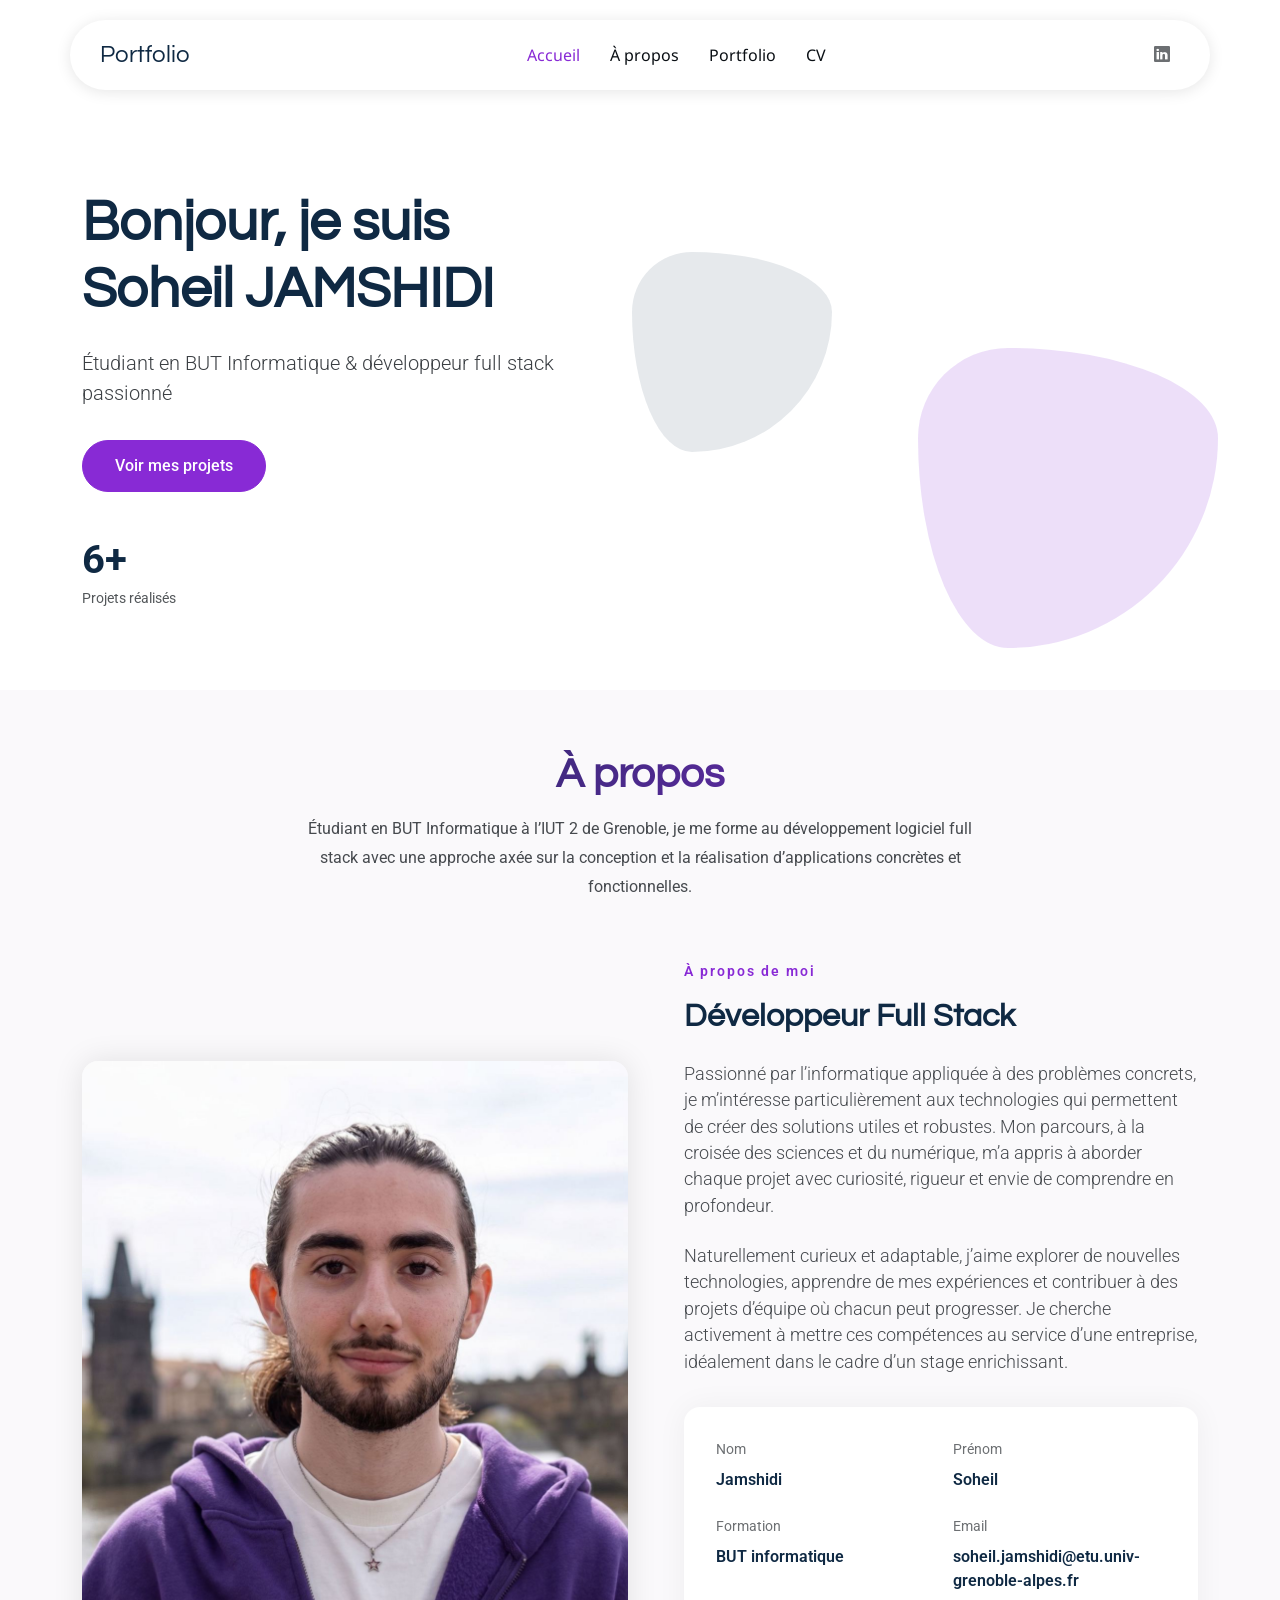
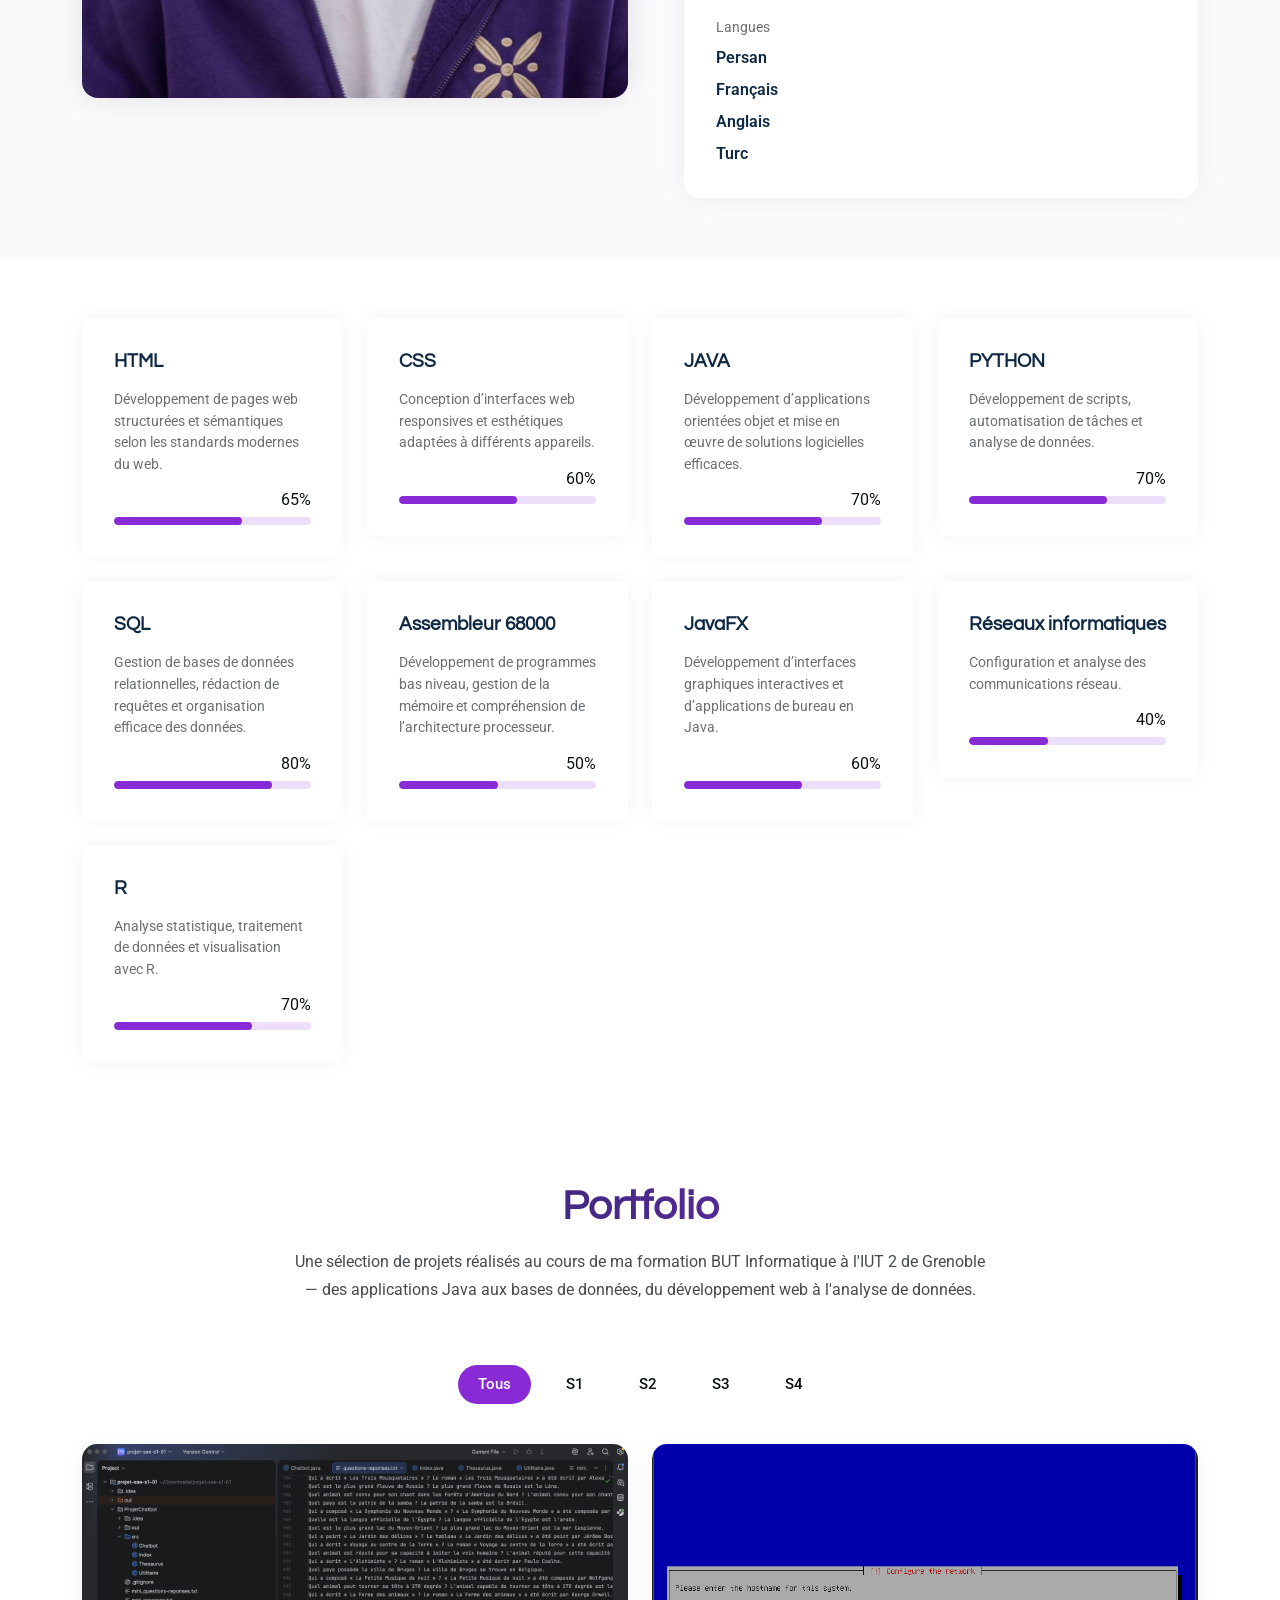
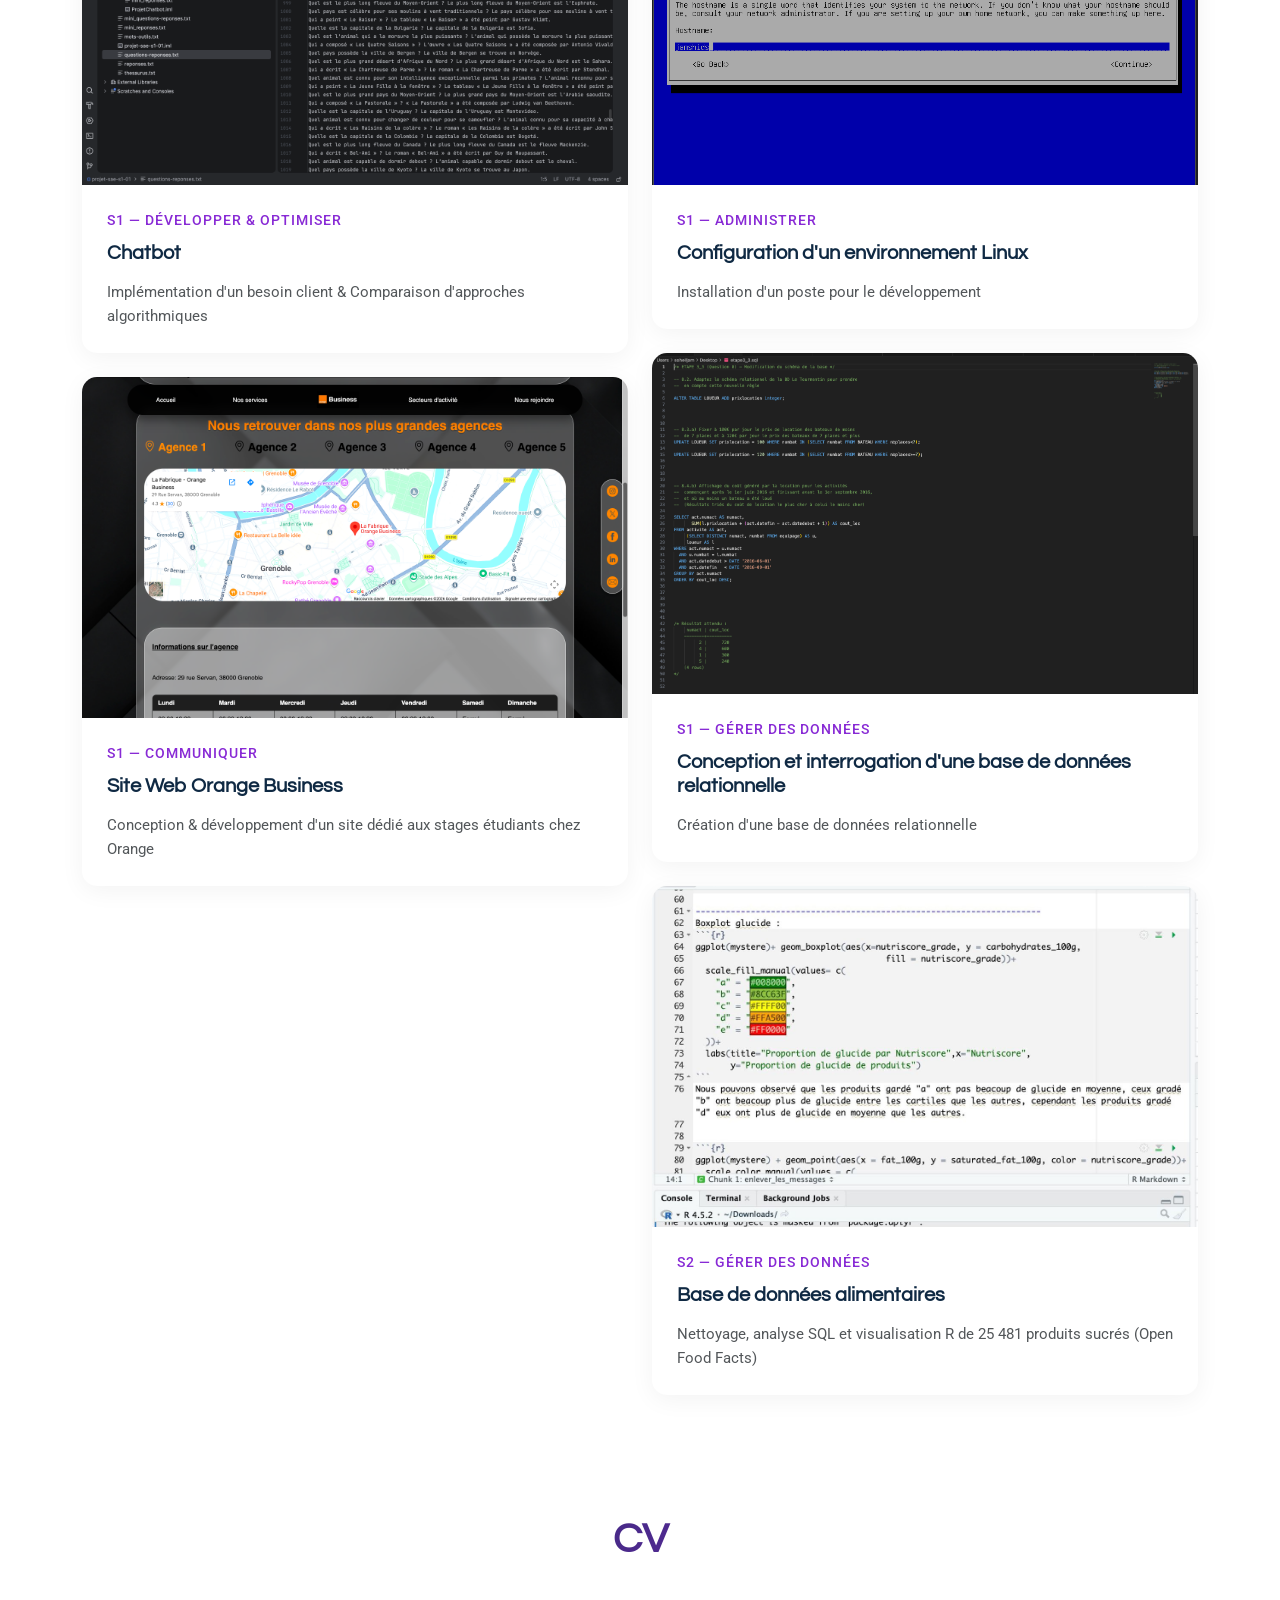
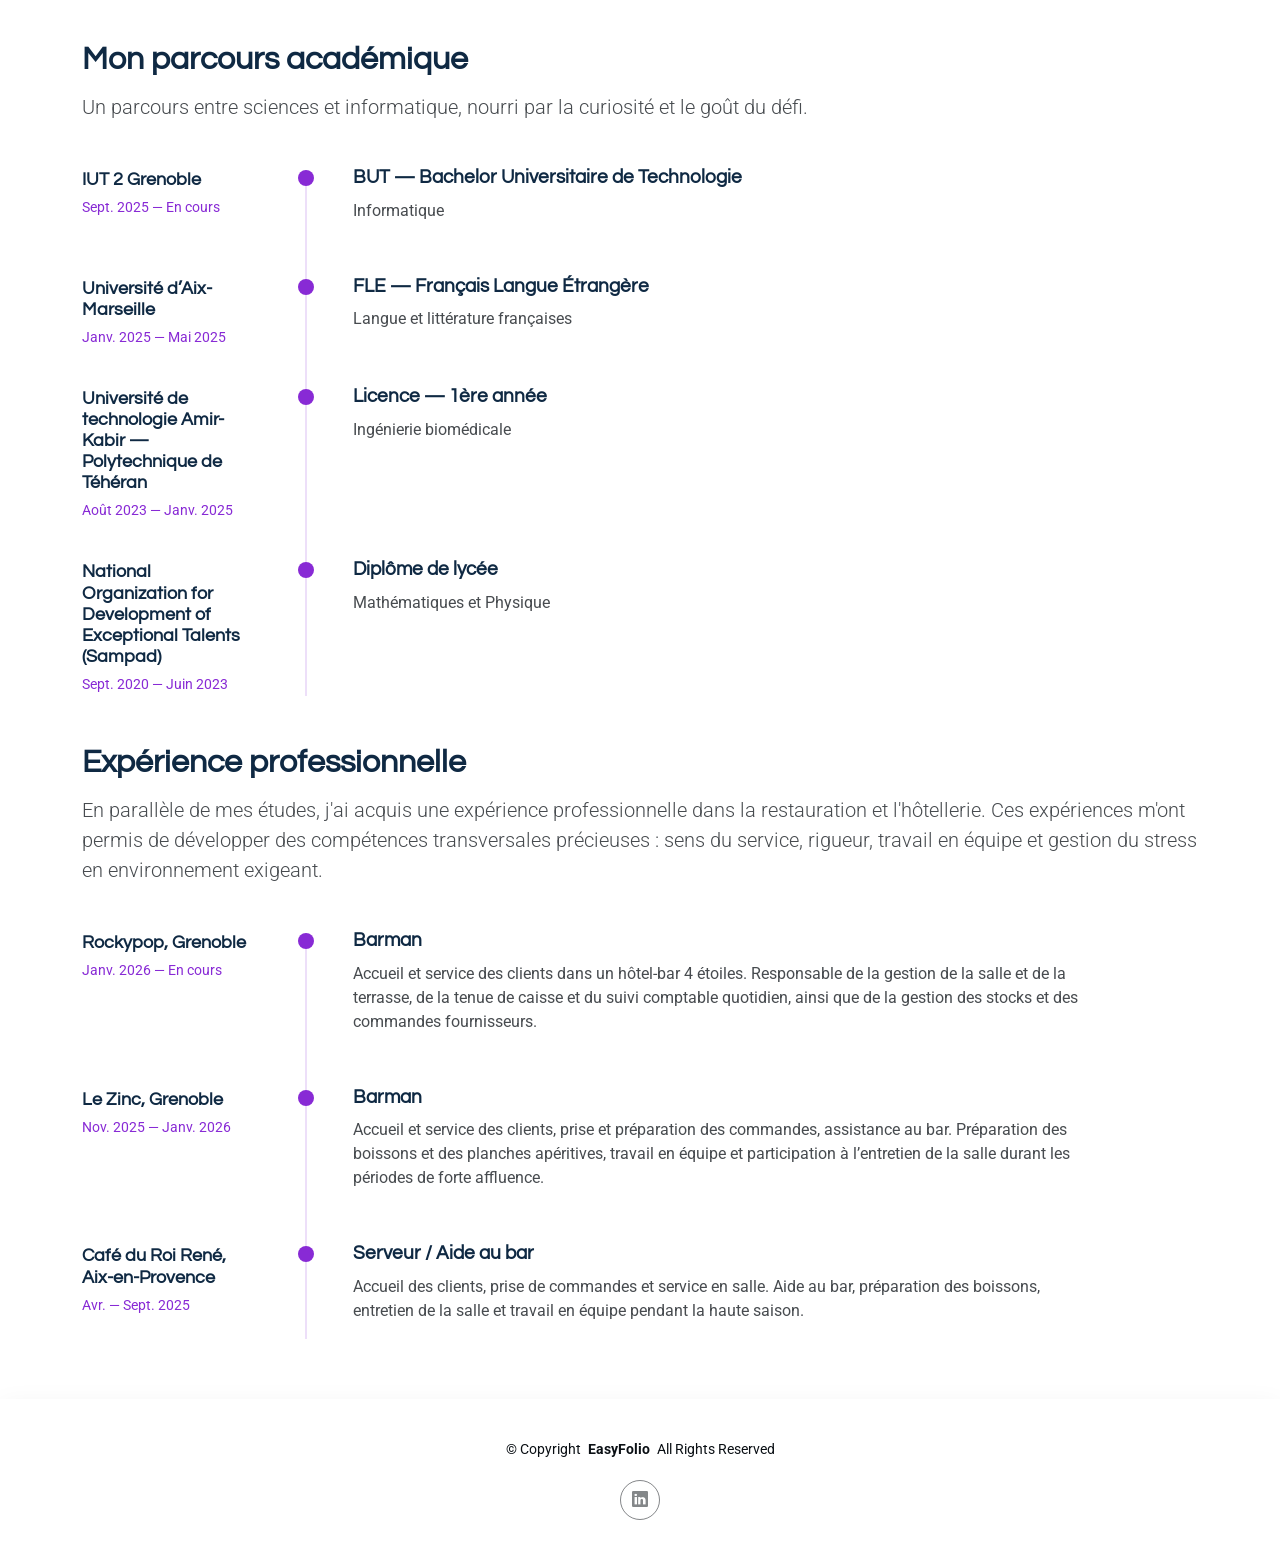
<file: index.html>
<!DOCTYPE html>
<html lang="fr">

<head>
  <meta charset="utf-8">
  <meta content="width=device-width, initial-scale=1.0" name="viewport">
  <title>Soheil Jamshidi — Portfolio | BUT Informatique</title>
  <meta name="description" content="Portfolio de Soheil Jamshidi, étudiant en BUT Informatique à l'IUT 2 de Grenoble — projets, compétences et parcours.">
  <meta name="keywords" content="Soheil Jamshidi, BUT Informatique, IUT Grenoble, développeur, portfolio, Java, SQL, Python, R">

  <!-- Favicons -->
  <link href="assets/img/favicon.png" rel="icon">
  <link href="assets/img/apple-touch-icon.png" rel="apple-touch-icon">

  <!-- Fonts -->
  <link href="https://fonts.googleapis.com" rel="preconnect">
  <link href="https://fonts.gstatic.com" rel="preconnect" crossorigin>
  <link href="https://fonts.googleapis.com/css2?family=Roboto:ital,wght@0,100;0,300;0,400;0,500;0,700;0,900;1,100;1,300;1,400;1,500;1,700;1,900&family=Noto+Sans:ital,wght@0,100;0,200;0,300;0,400;0,500;0,600;0,700;0,800;0,900;1,100;1,200;1,300;1,400;1,500;1,600;1,700;1,800;1,900&family=Questrial:wght@400&display=swap" rel="stylesheet">

  <!-- Vendor CSS Files -->
  <link href="assets/vendor/bootstrap/css/bootstrap.min.css" rel="stylesheet">
  <link href="assets/vendor/bootstrap-icons/bootstrap-icons.css" rel="stylesheet">
  <link href="assets/vendor/aos/aos.css" rel="stylesheet">

  <!-- Main CSS File -->
  <link href="assets/css/main.css" rel="stylesheet">

</head>

<body class="index-page">

  <header id="header" class="header d-flex align-items-center sticky-top">
    <div class="header-container container-fluid container-xl position-relative d-flex align-items-center justify-content-between">

      <a href="index.html" class="logo d-flex align-items-center me-auto me-xl-0">
            <h1 class="sitename">Portfolio</h1>
      </a>

      <nav id="navmenu" class="navmenu">
        <ul>
          <li><a href="#hero" class="active">Accueil</a></li>
          <li><a href="#about">À propos</a></li>
          <li><a href="#portfolio">Portfolio</a></li>
          <li><a href="#resume">CV</a></li>
          
        </ul>
        <i class="mobile-nav-toggle d-xl-none bi bi-list"></i>
      </nav>

      <div class="header-social-links">
        <a href="https://www.linkedin.com/in/soheil-jamshidi-b42774396" target="_blank" rel="noopener noreferrer" class="linkedin"><i class="bi bi-linkedin"></i></a>
      </div>

    </div>
  </header>

  <main class="main">

    <!-- Hero Section -->
    <section id="hero" class="hero section">

      <div class="container" data-aos="fade-up" data-aos-delay="100">

        <div class="row align-items-center content">
          <div class="col-lg-6" data-aos="fade-up" data-aos-delay="200">
            <h2>Bonjour, je suis<br>Soheil JAMSHIDI</h2>
       
            <p class="lead">Étudiant en BUT Informatique &amp; développeur full stack passionné</p>
            <div class="cta-buttons" data-aos="fade-up" data-aos-delay="300">
              <a href="#portfolio" class="btn btn-primary">Voir mes projets</a>
            </div>
            <div class="hero-stats" data-aos="fade-up" data-aos-delay="400">
              <div class="stat-item">
                <span class="stat-number">6+</span>
                <span class="stat-label">Projets réalisés</span>
              </div>
            </div>
          </div>
          <div class="col-lg-6">
            <div class="hero-image">
              
              <div class="shape-1"></div>
              <div class="shape-2"></div>
            </div>
          </div>
        </div>

      </div>

    </section><!-- /Hero Section -->

    <!-- About Section -->
    <section id="about" class="about section light-background">

      <!-- Section Title -->
      <div class="container section-title" data-aos="fade-up">
        <h2>À propos</h2>

        <p>Étudiant en BUT Informatique à l’IUT 2 de Grenoble, je me forme au développement logiciel full stack avec une approche axée sur la conception et la réalisation d’applications concrètes et fonctionnelles.</p>
      </div><!-- End Section Title -->

      <div class="container" data-aos="fade-up" data-aos-delay="100">

        <div class="row align-items-center">
          <div class="col-lg-6 position-relative" data-aos="fade-right" data-aos-delay="200">
            <div class="about-image">
              <img src="assets/img/photo_1405-03-05 20.49.53.jpeg" alt="Profile Image" class="img-fluid rounded-4">
            </div>
          </div>

          <div class="col-lg-6" data-aos="fade-left" data-aos-delay="300">
            <div class="about-content">
              <span class="subtitle">À propos de moi</span>

              <h2>Développeur Full Stack</h2>

              <p class="lead mb-4">Passionné par l’informatique appliquée à des problèmes concrets, je m’intéresse particulièrement aux technologies qui permettent de créer des solutions utiles et robustes. Mon parcours, à la croisée des sciences et du numérique, m’a appris à aborder chaque projet avec curiosité, rigueur et envie de comprendre en profondeur.</p>
              <p class="lead mb-4">Naturellement curieux et adaptable, j’aime explorer de nouvelles technologies, apprendre de mes expériences et contribuer à des projets d’équipe où chacun peut progresser. Je cherche activement à mettre ces compétences au service d’une entreprise, idéalement dans le cadre d’un stage enrichissant.</p>

              <div class="personal-info">
                <div class="row g-4">
                  <div class="col-6">
                    <div class="info-item">
                      <span class="label">Nom</span>
                      <span class="value">Jamshidi</span>
                    </div>
                  </div>

                  <div class="col-6">
                    <div class="info-item">
                      <span class="label">Prénom</span>
                      <span class="value">Soheil</span>
                    </div>
                  </div>

                  <div class="col-6">
                    <div class="info-item">
                      <span class="label">Formation</span>
                      <span class="value">BUT informatique</span>
                    </div>
                  </div>

                  <div class="col-6">
                    <div class="info-item">
                      <span class="label">Email</span>
                      <span class="value">soheil.jamshidi@etu.univ-grenoble-alpes.fr</span>
                    </div>
                  </div>

                  <div class="col-6">
                    <div class="info-item">
                      <span class="label">Langues</span>
                      <span class="value">Persan</span>
                      <span class="value">Français</span>
                       <span class="value">Anglais</span>
                      <span class="value">Turc</span>
                    </div>
                  </div>

                </div>
              </div>
            </div>
          </div>
        </div>

      </div>

    </section><!-- /About Section -->

    <!-- Skills Section -->
    <section id="skills" class="skills section">

      <div class="container" data-aos="fade-up" data-aos-delay="100">

        <div class="row g-4 skills-animation">

          <div class="col-md-6 col-lg-3" data-aos="fade-up" data-aos-delay="100">
            <div class="skill-box">
              <h3>HTML</h3>
              <p>Développement de pages web structurées et sémantiques selon les standards modernes du web.</p>
              <span class="text-end d-block">65%</span>
              <div class="progress">
                <div class="progress-bar" role="progressbar" aria-valuenow="65" aria-valuemin="0" aria-valuemax="100"></div>
              </div>
            </div>
          </div>

          <div class="col-md-6 col-lg-3" data-aos="fade-up" data-aos-delay="200">
            <div class="skill-box">
              <h3>CSS</h3>
              <p>Conception d’interfaces web responsives et esthétiques adaptées à différents appareils.</p>
              <span class="text-end d-block">60%</span>
              <div class="progress">
                <div class="progress-bar" role="progressbar" aria-valuenow="60" aria-valuemin="0" aria-valuemax="100"></div>
              </div>
            </div>
          </div>

          <div class="col-md-6 col-lg-3" data-aos="fade-up" data-aos-delay="300">
            <div class="skill-box">
              <h3>JAVA</h3>
              <p>Développement d’applications orientées objet et mise en œuvre de solutions logicielles efficaces.</p>
              <span class="text-end d-block">70%</span>
              <div class="progress">
                <div class="progress-bar" role="progressbar" aria-valuenow="70" aria-valuemin="0" aria-valuemax="100"></div>
              </div>
            </div>
          </div>

          <div class="col-md-6 col-lg-3" data-aos="fade-up" data-aos-delay="400">
            <div class="skill-box">
              <h3>PYTHON</h3>
              <p>Développement de scripts, automatisation de tâches et analyse de données.</p>
              <span class="text-end d-block">70%</span>
              <div class="progress">
                <div class="progress-bar" role="progressbar" aria-valuenow="70" aria-valuemin="0" aria-valuemax="100">
                </div>
              </div>
            </div>
          </div>

          <div class="col-md-6 col-lg-3" data-aos="fade-up" data-aos-delay="400">
            <div class="skill-box">
              <h3>SQL</h3>
              <p>Gestion de bases de données relationnelles, rédaction de requêtes et organisation efficace des données.</p>
              <span class="text-end d-block">80%</span>
              <div class="progress">
                <div class="progress-bar" role="progressbar" aria-valuenow="80" aria-valuemin="0" aria-valuemax="100">
                </div>
              </div>
            </div>
          </div>

          <div class="col-md-6 col-lg-3" data-aos="fade-up" data-aos-delay="400">
            <div class="skill-box">
              <h3>Assembleur 68000</h3>
              <p>Développement de programmes bas niveau, gestion de la mémoire et compréhension de l’architecture processeur.</p>
              <span class="text-end d-block">50%</span>
              <div class="progress">
                <div class="progress-bar" role="progressbar" aria-valuenow="50" aria-valuemin="0" aria-valuemax="100">
                </div>
              </div>
            </div>
          </div>

          <div class="col-md-6 col-lg-3" data-aos="fade-up" data-aos-delay="400">
            <div class="skill-box">
              <h3>JavaFX</h3>
              <p>Développement d’interfaces graphiques interactives et d’applications de bureau en Java.</p>
              <span class="text-end d-block">60%</span>
              <div class="progress">
                <div class="progress-bar" role="progressbar" aria-valuenow="60" aria-valuemin="0" aria-valuemax="100">
                </div>
              </div>
            </div>
          </div>

          <div class="col-md-6 col-lg-3" data-aos="fade-up" data-aos-delay="400">
            <div class="skill-box">
              <h3>Réseaux informatiques</h3>
              <p>Configuration et analyse des communications réseau.</p>
              <span class="text-end d-block">40%</span>
              <div class="progress">
                <div class="progress-bar" role="progressbar" aria-valuenow="40" aria-valuemin="0" aria-valuemax="100">
                </div>
              </div>
            </div>
          </div>

          <div class="col-md-6 col-lg-3" data-aos="fade-up" data-aos-delay="400">
            <div class="skill-box">
              <h3>R</h3>
              <p>Analyse statistique, traitement de données et visualisation avec R.</p>
              <span class="text-end d-block">70%</span>
              <div class="progress">
                <div class="progress-bar" role="progressbar" aria-valuenow="70" aria-valuemin="0" aria-valuemax="100">
                </div>
              </div>
            </div>
          </div>

          
        

        </div>

      </div>

    </section><!-- /Skills Section -->

    <!-- Portfolio Section -->
    <section id="portfolio" class="portfolio section">

      <!-- Section Title -->
      <div class="container section-title" data-aos="fade-up">
        <h2>Portfolio</h2>
        <p>Une sélection de projets réalisés au cours de ma formation BUT Informatique à l'IUT 2 de Grenoble — des applications Java aux bases de données, du développement web à l'analyse de données.</p>
      </div><!-- End Section Title -->

      <div class="container" data-aos="fade-up" data-aos-delay="100">

        <div class="isotope-layout" data-default-filter="*" data-layout="masonry" data-sort="original-order">

          <div class="portfolio-filters-container" data-aos="fade-up" data-aos-delay="200">
            <ul class="portfolio-filters isotope-filters">
              <li data-filter="*" class="filter-active">Tous</li>
              <li data-filter=".filter-web">S1</li>
              <li data-filter=".filter-graphics">S2</li>
              <li data-filter=".filter-motion">S3</li>
              <li data-filter=".filter-brand">S4</li>
            </ul>
          </div>

          <div class="row g-4 isotope-container" data-aos="fade-up" data-aos-delay="300">

            <div class="col-lg-6 col-md-6 portfolio-item isotope-item filter-web">
              <div class="portfolio-card">
                <div class="portfolio-image">
                  <img src="assets/img/chatbor.png" class="img-fluid" alt="Chatbot" loading="lazy">
                  <div class="portfolio-overlay">
                    <div class="portfolio-actions">
                      
                      <a href="portfolio-details-1.html" class="details-link"><i class="bi bi-arrow-right"></i></a>
                    </div>
                  </div>
                </div>
                <div class="portfolio-content">
                  <span class="category">S1 — Développer &amp; Optimiser</span>
                  <h3>Chatbot</h3>
                  <p>Implémentation d'un besoin client &amp; Comparaison d'approches algorithmiques</p>
                </div>
              </div>
            </div><!-- End Portfolio Item -->

           

            

            <div class="col-lg-6 col-md-6 portfolio-item isotope-item filter-web">
              <div class="portfolio-card">
                <div class="portfolio-image">
                  <img src="assets/img/1-deb.png" class="img-fluid" alt="SAÉ 1.03" loading="lazy">
                  <div class="portfolio-overlay">
                    <div class="portfolio-actions">
                      <a href="portfolio-details-2.html" class="details-link"><i class="bi bi-arrow-right"></i></a>
                    </div>
                  </div>
                </div>
                <div class="portfolio-content">
                  <span class="category">S1 — Administrer</span>
                  <h3>Configuration d'un environnement Linux</h3>
                  <p>Installation d'un poste pour le développement</p>
                </div>
              </div>
            </div><!-- End Portfolio Item -->

            <div class="col-lg-6 col-md-6 portfolio-item isotope-item filter-web">
              <div class="portfolio-card">
                <div class="portfolio-image">
                  <img src="assets/img/sql 1.04.png" class="img-fluid" alt="SAÉ 1.04" loading="lazy">
                  <div class="portfolio-overlay">
                    <div class="portfolio-actions">
                      
                      <a href="portfolio-details-3.html" class="details-link"><i class="bi bi-arrow-right"></i></a>
                    </div>
                  </div>
                </div>
                <div class="portfolio-content">
                  <span class="category">S1 — Gérer des données</span>
                  <h3>Conception et interrogation d'une base de données relationnelle</h3>
                  <p>Création d'une base de données relationnelle</p>
                </div>
              </div>
            </div><!-- End Portfolio Item -->

            <div class="col-lg-6 col-md-6 portfolio-item isotope-item filter-web">
              <div class="portfolio-card">
                <div class="portfolio-image">
                  <img src="assets/img/orange.png" class="img-fluid" alt="SAÉ 1.012 — Orange Business" loading="lazy">
                  <div class="portfolio-overlay">
                    <div class="portfolio-actions">
                      <a href="portfolio-details-5.html" class="details-link"><i class="bi bi-arrow-right"></i></a>
                    </div>
                  </div>
                </div>
                <div class="portfolio-content">
                  <span class="category">S1 — Communiquer</span>
                  <h3>Site Web Orange Business</h3>
                  <p>Conception &amp; développement d'un site dédié aux stages étudiants chez Orange</p>
                </div>
              </div>
            </div><!-- End Portfolio Item -->

            <div class="col-lg-6 col-md-6 portfolio-item isotope-item filter-graphics">
              <div class="portfolio-card">
                <div class="portfolio-image">
                  <img src="assets/img/sae2.04.jpeg" class="img-fluid" alt="" loading="lazy">
                  <div class="portfolio-overlay">
                    <div class="portfolio-actions">
                     
                      <a href="portfolio-details-6.html" class="details-link"><i class="bi bi-arrow-right"></i></a>
                    </div>
                  </div>
                </div>
                <div class="portfolio-content">
                  <span class="category">S2 — Gérer des données</span>
                  <h3>Base de données alimentaires</h3>
                  <p>Nettoyage, analyse SQL et visualisation R de 25 481 produits sucrés (Open Food Facts)</p>
                </div>
              </div>
            </div><!-- End Portfolio Item -->

          </div><!-- End Portfolio Container -->

        </div>

      </div>

    </section><!-- /Portfolio Section -->

    <!-- Resume Section -->
    <section id="resume" class="resume section">

      <!-- Section Title -->
      <div class="container section-title" data-aos="fade-up">
        <h2>CV</h2>
        <p></p>
      </div><!-- End Section Title -->

      <div class="container" data-aos="fade-up" data-aos-delay="100">

        <div class="row">
          <div class="col-12">
            <div class="resume-wrapper">
            

              <div class="resume-block" data-aos="fade-up" data-aos-delay="100">
                <h2>Mon parcours académique</h2>
                <p class="lead">Un parcours entre sciences et informatique, nourri par la curiosité et le goût du défi.</p>

                <div class="timeline">
                  <div class="timeline-item" data-aos="fade-up" data-aos-delay="200">
                    <div class="timeline-left">
                      <h4 class="company">IUT 2 Grenoble</h4>
                      <span class="period">Sept. 2025 — En cours</span>
                    </div>
                    <div class="timeline-dot"></div>
                    <div class="timeline-right">
                      <h3 class="position">BUT — Bachelor Universitaire de Technologie</h3>
                      <p class="description">Informatique</p>
                    </div>
                  </div>

                  <div class="timeline-item" data-aos="fade-up" data-aos-delay="300">
                    <div class="timeline-left">
                      <h4 class="company">Université d’Aix-Marseille</h4>
                      <span class="period">Janv. 2025 — Mai 2025</span>
                    </div>
                    <div class="timeline-dot"></div>
                    <div class="timeline-right">
                      <h3 class="position">FLE — Français Langue Étrangère</h3>
                      <p class="description">Langue et littérature françaises</p>
                    </div>
                  </div>

                  <div class="timeline-item" data-aos="fade-up" data-aos-delay="400">
                    <div class="timeline-left">
                      <h4 class="company">Université de technologie Amir-Kabir — Polytechnique de Téhéran</h4>
                      <span class="period">Août 2023 — Janv. 2025</span>
                    </div>
                    <div class="timeline-dot"></div>
                    <div class="timeline-right">
                      <h3 class="position">Licence — 1ère année</h3>
                      <p class="description">Ingénierie biomédicale</p>
                    </div>
                  </div>

                  <div class="timeline-item" data-aos="fade-up" data-aos-delay="400">
                    <div class="timeline-left">
                      <h4 class="company">National Organization for Development of Exceptional Talents (Sampad)</h4>
                      <span class="period">Sept. 2020 — Juin 2023</span>
                    </div>
                    <div class="timeline-dot"></div>
                    <div class="timeline-right">
                      <h3 class="position">Diplôme de lycée</h3>
                      <p class="description">Mathématiques et Physique</p>
                    </div>
                  </div>
                </div>
              </div>

              <div class="resume-block" data-aos="fade-up">
                <h2>Expérience professionnelle</h2>
                <p class="lead">En parallèle de mes études, j'ai acquis une expérience professionnelle dans la restauration et l'hôtellerie. Ces expériences m'ont permis de développer des compétences transversales précieuses : sens du service, rigueur, travail en équipe et gestion du stress en environnement exigeant.</p>

                <div class="timeline">
                  <div class="timeline-item" data-aos="fade-up" data-aos-delay="200">
                    <div class="timeline-left">
                      <h4 class="company">Rockypop, Grenoble</h4>
                      <span class="period">Janv. 2026 — En cours</span>
                    </div>
                    <div class="timeline-dot"></div>
                    <div class="timeline-right">
                      <h3 class="position">Barman</h3>
                      <p class="description">Accueil et service des clients dans un hôtel-bar 4 étoiles. Responsable de la gestion de la salle et de la terrasse, de la tenue de caisse et du suivi comptable quotidien, ainsi que de la gestion des stocks et des commandes fournisseurs.</p>
                    </div>
                  </div>

                  <div class="timeline-item" data-aos="fade-up" data-aos-delay="300">
                    <div class="timeline-left">
                      <h4 class="company">Le Zinc, Grenoble</h4>
                      <span class="period">Nov. 2025 — Janv. 2026</span>
                    </div>
                    <div class="timeline-dot"></div>
                    <div class="timeline-right">
                      <h3 class="position">Barman</h3>
                      <p class="description">Accueil et service des clients, prise et préparation des commandes, assistance au bar. Préparation des boissons et des planches apéritives, travail en équipe et participation à l’entretien de la salle durant les périodes de forte affluence.</p>
                    
                    </div>
                  </div>

                  <div class="timeline-item" data-aos="fade-up" data-aos-delay="400">
                    <div class="timeline-left">
                      <h4 class="company">Café du Roi René, Aix-en-Provence</h4>
                      <span class="period">Avr. — Sept. 2025</span>
                    </div>
                    <div class="timeline-dot"></div>
                    <div class="timeline-right">
                      <h3 class="position">Serveur / Aide au bar</h3>
                      <p class="description">Accueil des clients, prise de commandes et service en salle. Aide au bar, préparation des boissons, entretien de la salle et travail en équipe pendant la haute saison.</p>
                    </div>
                  </div>
                </div>
              </div>

            </div>
          </div>
        </div>

      </div>

    </section><!-- /Resume Section -->

  </main>

  <footer id="footer" class="footer">

    <div class="container">
      <div class="copyright text-center ">
        <p>© <span>Copyright</span> <strong class="px-1 sitename">EasyFolio</strong> <span>All Rights Reserved</span></p>
      </div>
      <div class="social-links d-flex justify-content-center">
        <a href="https://www.linkedin.com/in/soheil-jamshidi-b42774396" target="" rel="noopener noreferrer"><i class="bi bi-linkedin"></i></a>
      </div>
  
    </div>

  </footer>

  <!-- Scroll Top -->
  <a href="#" id="scroll-top" class="scroll-top d-flex align-items-center justify-content-center"><i class="bi bi-arrow-up-short"></i></a>

  <!-- Vendor JS Files -->
  <script src="assets/vendor/bootstrap/js/bootstrap.bundle.min.js"></script>
  <script src="assets/vendor/aos/aos.js"></script>
  <script src="assets/vendor/waypoints/noframework.waypoints.js"></script>
  <script src="assets/vendor/imagesloaded/imagesloaded.pkgd.min.js"></script>
  <script src="assets/vendor/isotope-layout/isotope.pkgd.min.js"></script>

  <!-- Main JS File -->
  <script src="assets/js/main.js"></script>

</body>

</html>
</file>
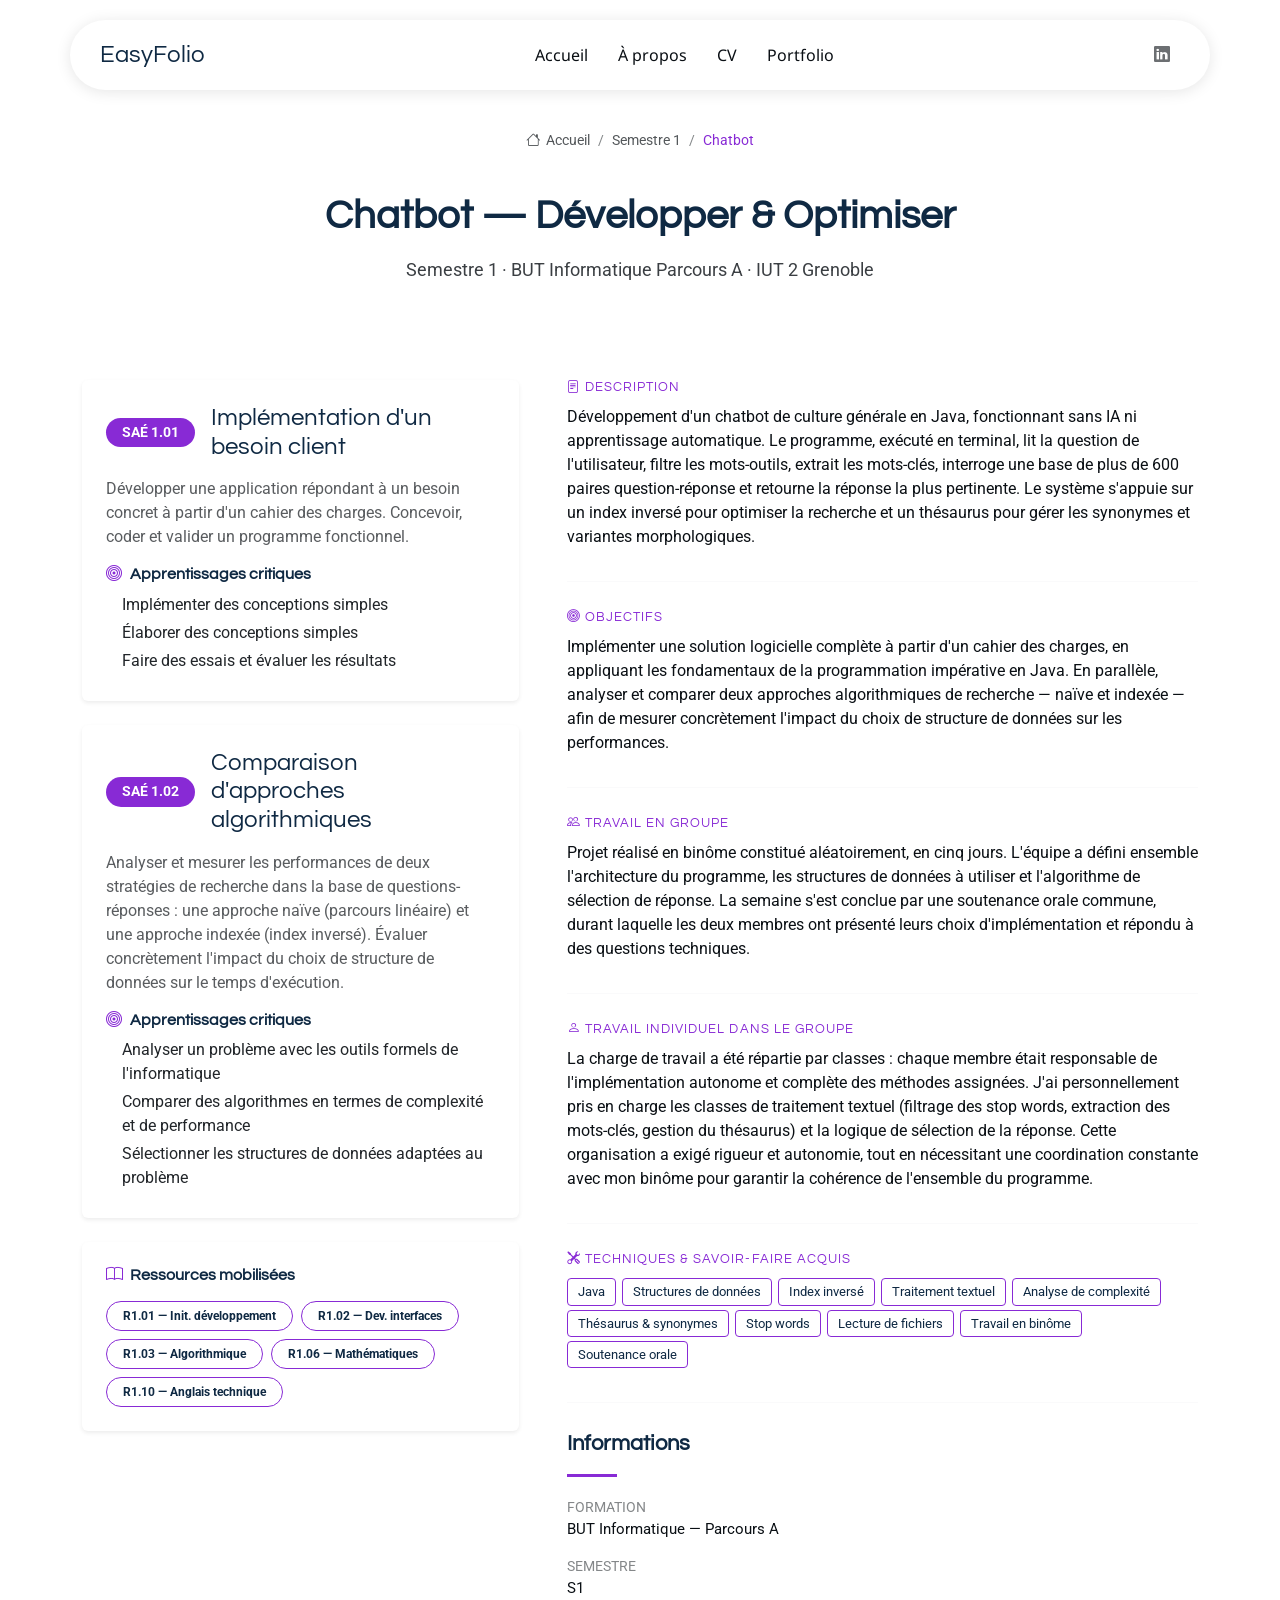
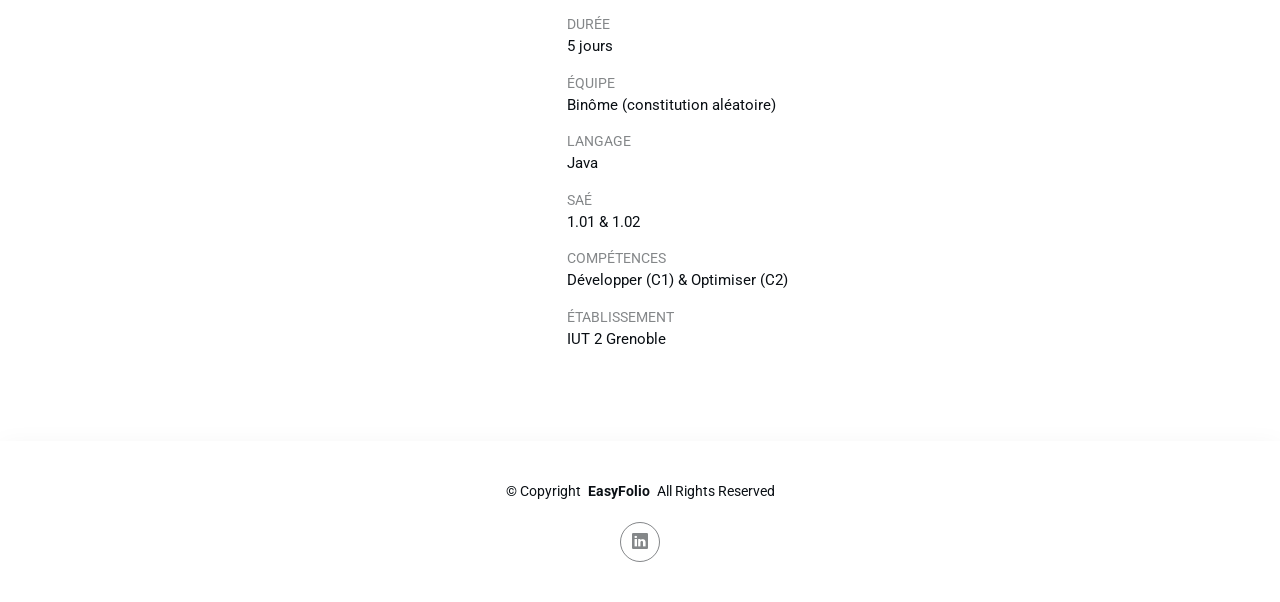
<file: portfolio-details-1.html>
<!DOCTYPE html>
<html lang="fr">

<head>
  <meta charset="utf-8">
  <meta content="width=device-width, initial-scale=1.0" name="viewport">
  <title>Chatbot — Développer &amp; Optimiser </title>
  <meta name="description" content="Chatbot Java rule-based — SAÉ 1.01 &amp; 1.02 — BUT Informatique Semestre 1">
  <meta name="keywords" content="Chatbot, Java, BUT Informatique, Développer, Optimiser, IUT Grenoble">

  <link href="assets/img/favicon.png" rel="icon">
  <link href="assets/img/apple-touch-icon.png" rel="apple-touch-icon">

  <link href="https://fonts.googleapis.com" rel="preconnect">
  <link href="https://fonts.gstatic.com" rel="preconnect" crossorigin>
  <link href="https://fonts.googleapis.com/css2?family=Roboto:ital,wght@0,100;0,300;0,400;0,500;0,700;0,900&family=Noto+Sans:ital,wght@0,100;0,400;0,700&family=Questrial:wght@400&display=swap" rel="stylesheet">

  <link href="assets/vendor/bootstrap/css/bootstrap.min.css" rel="stylesheet">
  <link href="assets/vendor/bootstrap-icons/bootstrap-icons.css" rel="stylesheet">
  <link href="assets/vendor/aos/aos.css" rel="stylesheet">
  <link href="assets/css/main.css" rel="stylesheet"></head>

<body class="portfolio-details-page">

  <header id="header" class="header d-flex align-items-center sticky-top">
    <div class="header-container container-fluid container-xl position-relative d-flex align-items-center justify-content-between">
      <a href="index.html" class="logo d-flex align-items-center me-auto me-xl-0">
        <h1 class="sitename">EasyFolio</h1>
      </a>
      <nav id="navmenu" class="navmenu">
        <ul>
          <li><a href="index.html#hero">Accueil</a></li>
          <li><a href="index.html#about">À propos</a></li>
          <li><a href="index.html#resume">CV</a></li>
          <li><a href="index.html#portfolio">Portfolio</a></li>
          
        </ul>
        <i class="mobile-nav-toggle d-xl-none bi bi-list"></i>
      </nav>
      <div class="header-social-links">
       
        <a href="https://www.linkedin.com/in/soheil-jamshidi-b42774396" target="_blank" rel="noopener noreferrer" class="linkedin"><i class="bi bi-linkedin"></i></a>
      </div>
    </div>
  </header>

  <main class="main">

    <div class="page-title">
      <div class="breadcrumbs">
        <nav aria-label="breadcrumb">
          <ol class="breadcrumb">
            <li class="breadcrumb-item"><a href="index.html"><i class="bi bi-house"></i> Accueil</a></li>
            <li class="breadcrumb-item"><a href="index.html#portfolio">Semestre 1</a></li>
            <li class="breadcrumb-item active current">Chatbot</li>
          </ol>
        </nav>
      </div>
      <div class="title-wrapper">
        <h1>Chatbot — Développer &amp; Optimiser</h1>
        <p>Semestre 1 · BUT Informatique Parcours A · IUT 2 Grenoble</p>
      </div>
    </div>

    <section id="portfolio-details" class="portfolio-details section">
      <div class="container" data-aos="fade-up">
        <div class="row gy-4 g-lg-5">

          <!-- LEFT: SAÉ cards -->
          <div class="col-lg-5">

            <div class="card border-0 shadow-sm mb-4 p-4" data-aos="fade-up" data-aos-delay="100">
              <div class="d-flex align-items-center mb-3">
                <span class="badge rounded-pill px-3 py-2 me-3" style="background-color: var(--accent-color); font-size: 0.85rem;">SAÉ 1.01</span>
                <h4 class="mb-0">Implémentation d'un besoin client</h4>
              </div>
              <p class="text-muted mb-3">Développer une application répondant à un besoin concret à partir d'un cahier des charges. Concevoir, coder et valider un programme fonctionnel.</p>
              <h6 class="fw-semibold mb-2"><i class="bi bi-bullseye me-2" style="color: var(--accent-color);"></i>Apprentissages critiques</h6>
              <ul class="list-unstyled ps-3 mb-0">
                <li class="mb-1"> Implémenter des conceptions simples</li>
                <li class="mb-1"> Élaborer des conceptions simples</li>
                <li class="mb-1"> Faire des essais et évaluer les résultats</li>
              </ul>
            </div>

            <div class="card border-0 shadow-sm mb-4 p-4" data-aos="fade-up" data-aos-delay="200">
              <div class="d-flex align-items-center mb-3">
                <span class="badge rounded-pill px-3 py-2 me-3" style="background-color: var(--accent-color); font-size: 0.85rem;">SAÉ 1.02</span>
                <h4 class="mb-0">Comparaison d'approches algorithmiques</h4>
              </div>
              <p class="text-muted mb-3">Analyser et mesurer les performances de deux stratégies de recherche dans la base de questions-réponses : une approche naïve (parcours linéaire) et une approche indexée (index inversé). Évaluer concrètement l'impact du choix de structure de données sur le temps d'exécution.</p>
              <h6 class="fw-semibold mb-2"><i class="bi bi-bullseye me-2" style="color: var(--accent-color);"></i>Apprentissages critiques</h6>
              <ul class="list-unstyled ps-3 mb-0">
                <li class="mb-1"> Analyser un problème avec les outils formels de l'informatique</li>
                <li class="mb-1"> Comparer des algorithmes en termes de complexité et de performance</li>
                <li class="mb-1"> Sélectionner les structures de données adaptées au problème</li>
              </ul>
            </div>

            <div class="card border-0 shadow-sm p-4" data-aos="fade-up" data-aos-delay="300">
              <h6 class="fw-semibold mb-3"><i class="bi bi-book me-2" style="color: var(--accent-color);"></i>Ressources mobilisées</h6>
              <div class="d-flex flex-wrap gap-2">
                <span class="badge rounded-pill border" style="color: var(--heading-color); border-color: var(--accent-color) !important; padding: 0.5rem 1rem;">R1.01 — Init. développement</span>
                <span class="badge rounded-pill border" style="color: var(--heading-color); border-color: var(--accent-color) !important; padding: 0.5rem 1rem;">R1.02 — Dev. interfaces</span>
                <span class="badge rounded-pill border" style="color: var(--heading-color); border-color: var(--accent-color) !important; padding: 0.5rem 1rem;">R1.03 — Algorithmique</span>
                <span class="badge rounded-pill border" style="color: var(--heading-color); border-color: var(--accent-color) !important; padding: 0.5rem 1rem;">R1.06 — Mathématiques</span>
                <span class="badge rounded-pill border" style="color: var(--heading-color); border-color: var(--accent-color) !important; padding: 0.5rem 1rem;">R1.10 — Anglais technique</span>
              </div>
            </div>

          </div>

          <!-- RIGHT: Description -->
          <div class="col-lg-7">
            <div class="position-sticky" style="top: 40px">
              <div class="portfolio-description">

                <!-- Description -->
                <div class="info-block">
                  <h5><i class="bi bi-file-text me-1"></i>Description</h5>
                  <p>
                    Développement d'un chatbot de culture générale en Java, fonctionnant sans IA ni apprentissage automatique. Le programme, exécuté en terminal, lit la question de l'utilisateur, filtre les mots-outils, extrait les mots-clés, interroge une base de plus de 600 paires question-réponse et retourne la réponse la plus pertinente. Le système s'appuie sur un index inversé pour optimiser la recherche et un thésaurus pour gérer les synonymes et variantes morphologiques.
                  </p>
                </div>

                <hr class="section-divider">

                <!-- Objectifs -->
                <div class="info-block">
                  <h5><i class="bi bi-bullseye me-1"></i>Objectifs</h5>
                  <p>
                    Implémenter une solution logicielle complète à partir d'un cahier des charges, en appliquant les fondamentaux de la programmation impérative en Java. En parallèle, analyser et comparer deux approches algorithmiques de recherche — naïve et indexée — afin de mesurer concrètement l'impact du choix de structure de données sur les performances.
                  </p>
                </div>

                <hr class="section-divider">

                <!-- Travail en groupe -->
                <div class="info-block">
                  <h5><i class="bi bi-people me-1"></i>Travail en groupe</h5>
                  <p>
                    Projet réalisé en binôme constitué aléatoirement, en cinq jours. L'équipe a défini ensemble l'architecture du programme, les structures de données à utiliser et l'algorithme de sélection de réponse. La semaine s'est conclue par une soutenance orale commune, durant laquelle les deux membres ont présenté leurs choix d'implémentation et répondu à des questions techniques.
                  </p>
                </div>

                <hr class="section-divider">

                <!-- Travail individuel -->
                <div class="info-block">
                  <h5><i class="bi bi-person me-1"></i>Travail individuel dans le groupe</h5>
                  <p>
                    La charge de travail a été répartie par classes : chaque membre était responsable de l'implémentation autonome et complète des méthodes assignées. J'ai personnellement pris en charge les classes de traitement textuel (filtrage des stop words, extraction des mots-clés, gestion du thésaurus) et la logique de sélection de la réponse. Cette organisation a exigé rigueur et autonomie, tout en nécessitant une coordination constante avec mon binôme pour garantir la cohérence de l'ensemble du programme.
                  </p>
                </div>

                <hr class="section-divider">

                <!-- Techniques & savoir-faire -->
                <div class="info-block">
                  <h5><i class="bi bi-tools me-1"></i>Techniques &amp; savoir-faire acquis</h5>
                  <div class="mb-2">
                    <span class="tech-tag">Java</span>
                    <span class="tech-tag">Structures de données</span>
                    <span class="tech-tag">Index inversé</span>
                    <span class="tech-tag">Traitement textuel</span>
                    <span class="tech-tag">Analyse de complexité</span>
                    <span class="tech-tag">Thésaurus &amp; synonymes</span>
                    <span class="tech-tag">Stop words</span>
                    <span class="tech-tag">Lecture de fichiers</span>
                    <span class="tech-tag">Travail en binôme</span>
                    <span class="tech-tag">Soutenance orale</span>
                  </div>
                </div>

                <hr class="section-divider">

                <!-- Info summary -->
                <div class="portfolio-info">
                  <h3>Informations</h3>
                  <ul>
                    <li><strong>Formation</strong> BUT Informatique — Parcours A</li>
                    <li><strong>Semestre</strong> S1</li>
                    <li><strong>Durée</strong> 5 jours</li>
                    <li><strong>Équipe</strong> Binôme (constitution aléatoire)</li>
                    <li><strong>Langage</strong> Java</li>
                    <li><strong>SAÉ</strong> 1.01 &amp; 1.02</li>
                    <li><strong>Compétences</strong> Développer (C1) &amp; Optimiser (C2)</li>
                    <li><strong>Établissement</strong> IUT 2 Grenoble</li>
                  </ul>
                </div>

              </div>
            </div>
          </div>

        </div>
      </div>
    </section>

  </main>

  <footer id="footer" class="footer">
    <div class="container">
      <div class="copyright text-center">
        <p>© <span>Copyright</span> <strong class="px-1 sitename">EasyFolio</strong> <span>All Rights Reserved</span></p>
      </div>
      <div class="social-links d-flex justify-content-center">
        
        <a href="https://www.linkedin.com/in/soheil-jamshidi-b42774396" target="_blank" rel="noopener noreferrer"><i class="bi bi-linkedin"></i></a>
      </div>
      
    </div>
  </footer>

  <a href="#" id="scroll-top" class="scroll-top d-flex align-items-center justify-content-center"><i class="bi bi-arrow-up-short"></i></a>

  <script src="assets/vendor/bootstrap/js/bootstrap.bundle.min.js"></script>
  <script src="assets/vendor/aos/aos.js"></script>
  <script src="assets/js/main.js"></script>

</body>

</html>
</file>
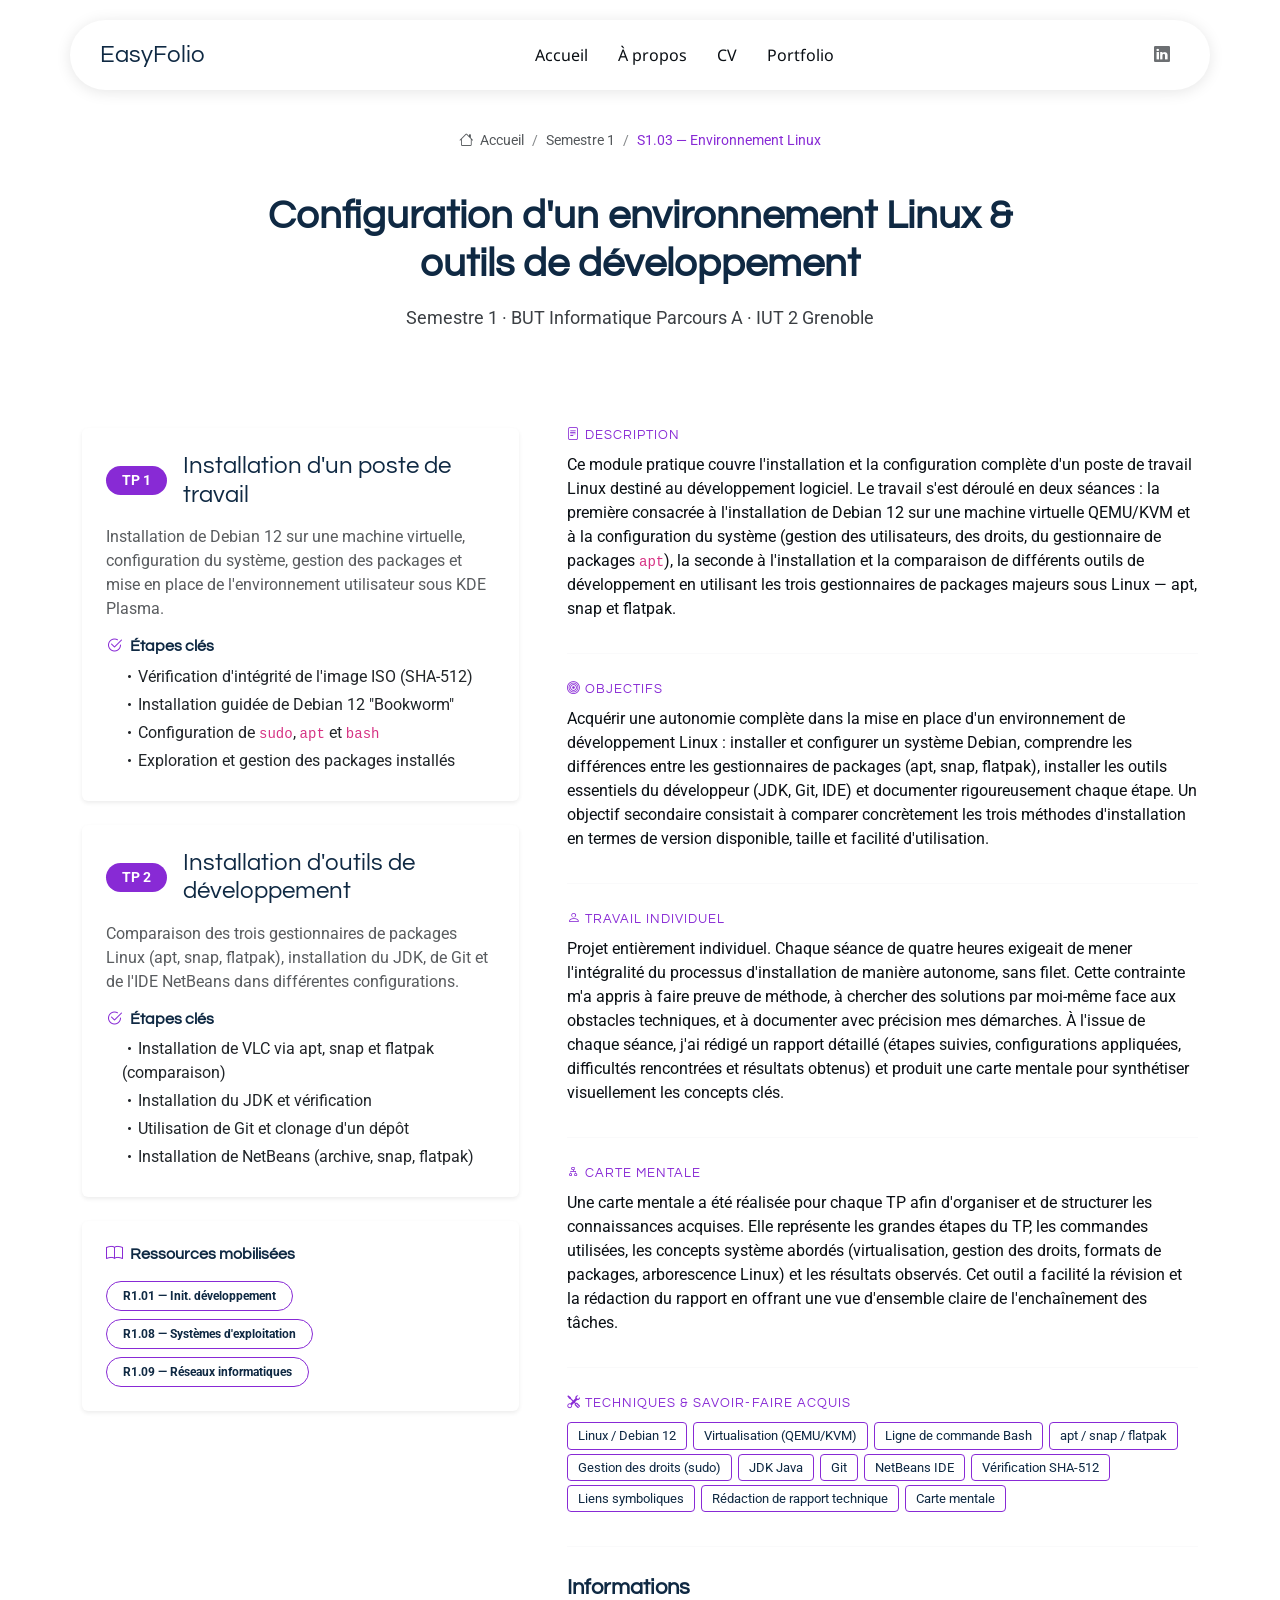
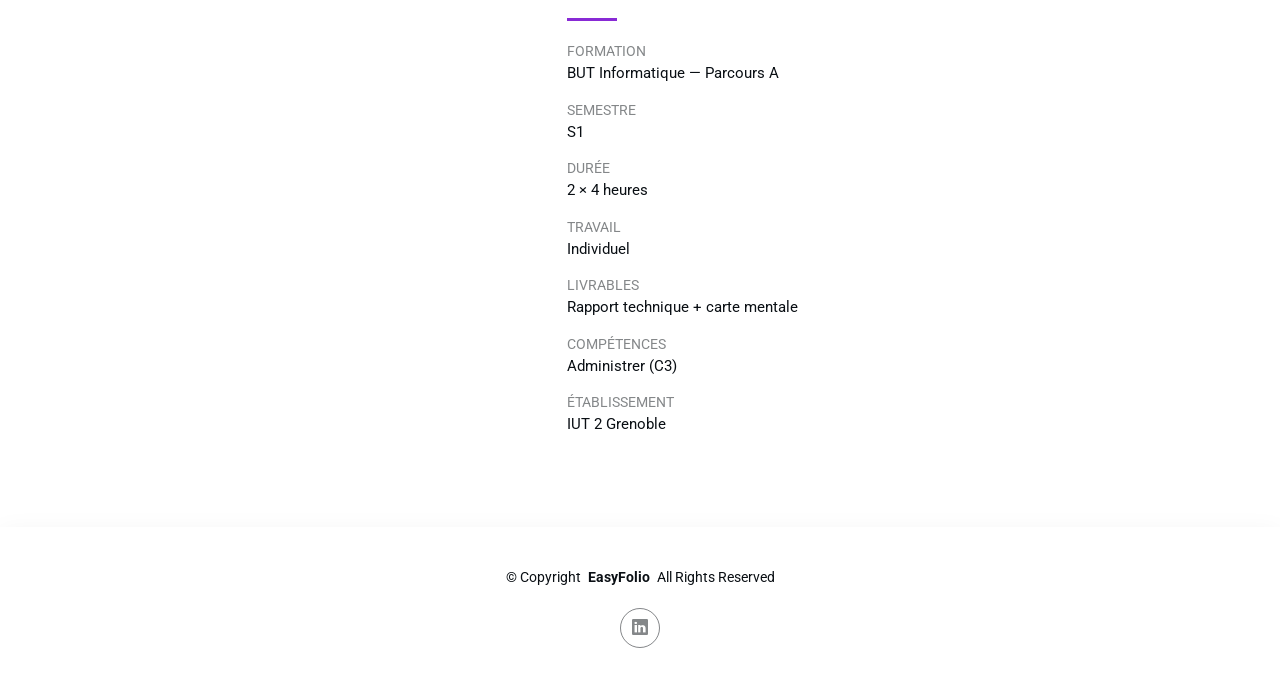
<file: portfolio-details-2.html>
<!DOCTYPE html>
<html lang="fr">

<head>
  <meta charset="utf-8">
  <meta content="width=device-width, initial-scale=1.0" name="viewport">
  <title>Environnement Linux & Outils de Développement </title>
  <meta name="description" content="S1.03 — Installation et configuration d'un environnement Linux et outils de développement — BUT Informatique Semestre 1">
  <meta name="keywords" content="Debian, Linux, Java, JDK, Git, Netbeans, BUT Informatique, IUT Grenoble">

  <link href="assets/img/favicon.png" rel="icon">
  <link href="assets/img/apple-touch-icon.png" rel="apple-touch-icon">

  <link href="https://fonts.googleapis.com" rel="preconnect">
  <link href="https://fonts.gstatic.com" rel="preconnect" crossorigin>
  <link href="https://fonts.googleapis.com/css2?family=Roboto:ital,wght@0,100;0,300;0,400;0,500;0,700;0,900&family=Noto+Sans:ital,wght@0,100;0,400;0,700&family=Questrial:wght@400&display=swap" rel="stylesheet">

  <link href="assets/vendor/bootstrap/css/bootstrap.min.css" rel="stylesheet">
  <link href="assets/vendor/bootstrap-icons/bootstrap-icons.css" rel="stylesheet">
  <link href="assets/vendor/aos/aos.css" rel="stylesheet">
  <link href="assets/css/main.css" rel="stylesheet"></head>

<body class="portfolio-details-page">

  <header id="header" class="header d-flex align-items-center sticky-top">
    <div class="header-container container-fluid container-xl position-relative d-flex align-items-center justify-content-between">
      <a href="index.html" class="logo d-flex align-items-center me-auto me-xl-0">
        <h1 class="sitename">EasyFolio</h1>
      </a>
      <nav id="navmenu" class="navmenu">
        <ul>
          <li><a href="index.html#hero">Accueil</a></li>
          <li><a href="index.html#about">À propos</a></li>
          <li><a href="index.html#resume">CV</a></li>
          <li><a href="index.html#portfolio">Portfolio</a></li>
          
        </ul>
        <i class="mobile-nav-toggle d-xl-none bi bi-list"></i>
      </nav>
      <div class="header-social-links">
      
        <a href="https://www.linkedin.com/in/soheil-jamshidi-b42774396" target="_blank" rel="noopener noreferrer" class="linkedin"><i class="bi bi-linkedin"></i></a>
      </div>
    </div>
  </header>

  <main class="main">

    <div class="page-title">
      <div class="breadcrumbs">
        <nav aria-label="breadcrumb">
          <ol class="breadcrumb">
            <li class="breadcrumb-item"><a href="index.html"><i class="bi bi-house"></i> Accueil</a></li>
            <li class="breadcrumb-item"><a href="index.html#portfolio">Semestre 1</a></li>
            <li class="breadcrumb-item active current">S1.03 — Environnement Linux</li>
          </ol>
        </nav>
      </div>
      <div class="title-wrapper">
        <h1>Configuration d'un environnement Linux &amp; outils de développement</h1>
        <p>Semestre 1 · BUT Informatique Parcours A · IUT 2 Grenoble</p>
      </div>
    </div>

    <section id="portfolio-details" class="portfolio-details section">
      <div class="container" data-aos="fade-up">
        <div class="row gy-4 g-lg-5">

          
          <div class="col-lg-5">

            <div class="card border-0 shadow-sm mb-4 p-4" data-aos="fade-up" data-aos-delay="100">
              <div class="d-flex align-items-center mb-3">
                <span class="badge rounded-pill px-3 py-2 me-3" style="background-color: var(--accent-color); font-size: 0.85rem;">TP 1</span>
                <h4 class="mb-0">Installation d'un poste de travail</h4>
              </div>
              <p class="text-muted mb-3">Installation de Debian 12 sur une machine virtuelle, configuration du système, gestion des packages et mise en place de l'environnement utilisateur sous KDE Plasma.</p>
              <h6 class="fw-semibold mb-2"><i class="bi bi-check2-circle me-2" style="color: var(--accent-color);"></i>Étapes clés</h6>
              <ul class="list-unstyled ps-3 mb-0">
                <li class="mb-1"><i class="bi bi-dot"></i>Vérification d'intégrité de l'image ISO (SHA-512)</li>
                <li class="mb-1"><i class="bi bi-dot"></i>Installation guidée de Debian 12 "Bookworm"</li>
                <li class="mb-1"><i class="bi bi-dot"></i>Configuration de <code>sudo</code>, <code>apt</code> et <code>bash</code></li>
                <li class="mb-1"><i class="bi bi-dot"></i>Exploration et gestion des packages installés</li>
              </ul>
            </div>
            <div class="card border-0 shadow-sm mb-4 p-4" data-aos="fade-up" data-aos-delay="200">
              <div class="d-flex align-items-center mb-3">
                <span class="badge rounded-pill px-3 py-2 me-3" style="background-color: var(--accent-color); font-size: 0.85rem;">TP 2</span>
                <h4 class="mb-0">Installation d'outils de développement</h4>
              </div>
              <p class="text-muted mb-3">Comparaison des trois gestionnaires de packages Linux (apt, snap, flatpak), installation du JDK, de Git et de l'IDE NetBeans dans différentes configurations.</p>
              <h6 class="fw-semibold mb-2"><i class="bi bi-check2-circle me-2" style="color: var(--accent-color);"></i>Étapes clés</h6>
              <ul class="list-unstyled ps-3 mb-0">
                <li class="mb-1"><i class="bi bi-dot"></i>Installation de VLC via apt, snap et flatpak (comparaison)</li>
                <li class="mb-1"><i class="bi bi-dot"></i>Installation du JDK et vérification</li>
                <li class="mb-1"><i class="bi bi-dot"></i>Utilisation de Git et clonage d'un dépôt</li>
                <li class="mb-1"><i class="bi bi-dot"></i>Installation de NetBeans (archive, snap, flatpak)</li>
              </ul>
            </div>

            <div class="card border-0 shadow-sm p-4" data-aos="fade-up" data-aos-delay="300">
              <h6 class="fw-semibold mb-3"><i class="bi bi-book me-2" style="color: var(--accent-color);"></i>Ressources mobilisées</h6>
              <div class="d-flex flex-wrap gap-2">
                <span class="badge rounded-pill border" style="color: var(--heading-color); border-color: var(--accent-color) !important; padding: 0.5rem 1rem;">R1.01 — Init. développement</span>
                <span class="badge rounded-pill border" style="color: var(--heading-color); border-color: var(--accent-color) !important; padding: 0.5rem 1rem;">R1.08 — Systèmes d'exploitation</span>
                <span class="badge rounded-pill border" style="color: var(--heading-color); border-color: var(--accent-color) !important; padding: 0.5rem 1rem;">R1.09 — Réseaux informatiques</span>
              </div>
            </div>

          </div>

          <div class="col-lg-7">
            <div class="position-sticky" style="top: 40px">
              <div class="portfolio-description">

                <div class="info-block">
                  <h5><i class="bi bi-file-text me-1"></i>Description</h5>
                  <p>
                    Ce module pratique couvre l'installation et la configuration complète d'un poste de travail Linux destiné au développement logiciel. Le travail s'est déroulé en deux séances : la première consacrée à l'installation de Debian 12 sur une machine virtuelle QEMU/KVM et à la configuration du système (gestion des utilisateurs, des droits, du gestionnaire de packages <code>apt</code>), la seconde à l'installation et la comparaison de différents outils de développement en utilisant les trois gestionnaires de packages majeurs sous Linux — apt, snap et flatpak.
                  </p>
                </div>

                <hr class="section-divider">

              
                <div class="info-block">
                  <h5><i class="bi bi-bullseye me-1"></i>Objectifs</h5>
                  <p>
                    Acquérir une autonomie complète dans la mise en place d'un environnement de développement Linux : installer et configurer un système Debian, comprendre les différences entre les gestionnaires de packages (apt, snap, flatpak), installer les outils essentiels du développeur (JDK, Git, IDE) et documenter rigoureusement chaque étape. Un objectif secondaire consistait à comparer concrètement les trois méthodes d'installation en termes de version disponible, taille et facilité d'utilisation.
                  </p>
                </div>

                <hr class="section-divider">

                <div class="info-block">
                  <h5><i class="bi bi-person me-1"></i>Travail individuel</h5>
                  <p>
                    Projet entièrement individuel. Chaque séance de quatre heures exigeait de mener l'intégralité du processus d'installation de manière autonome, sans filet. Cette contrainte m'a appris à faire preuve de méthode, à chercher des solutions par moi-même face aux obstacles techniques, et à documenter avec précision mes démarches. À l'issue de chaque séance, j'ai rédigé un rapport détaillé (étapes suivies, configurations appliquées, difficultés rencontrées et résultats obtenus) et produit une carte mentale pour synthétiser visuellement les concepts clés.
                  </p>
                </div>

                <hr class="section-divider">

                <div class="info-block">
                  <h5><i class="bi bi-diagram-2 me-1"></i>Carte mentale</h5>
                  <p>
                    Une carte mentale a été réalisée pour chaque TP afin d'organiser et de structurer les connaissances acquises. Elle représente les grandes étapes du TP, les commandes utilisées, les concepts système abordés (virtualisation, gestion des droits, formats de packages, arborescence Linux) et les résultats observés. Cet outil a facilité la révision et la rédaction du rapport en offrant une vue d'ensemble claire de l'enchaînement des tâches.
                  </p>
                </div>

                <hr class="section-divider">

                <div class="info-block">
                  <h5><i class="bi bi-tools me-1"></i>Techniques &amp; savoir-faire acquis</h5>
                  <div>
                    <span class="tech-tag">Linux / Debian 12</span>
                    <span class="tech-tag">Virtualisation (QEMU/KVM)</span>
                    <span class="tech-tag">Ligne de commande Bash</span>
                    <span class="tech-tag">apt / snap / flatpak</span>
                    <span class="tech-tag">Gestion des droits (sudo)</span>
                    <span class="tech-tag">JDK Java</span>
                    <span class="tech-tag">Git</span>
                    <span class="tech-tag">NetBeans IDE</span>
                    <span class="tech-tag">Vérification SHA-512</span>
                    <span class="tech-tag">Liens symboliques</span>
                    <span class="tech-tag">Rédaction de rapport technique</span>
                    <span class="tech-tag">Carte mentale</span>
                  </div>
                </div>

                <hr class="section-divider">

                <div class="portfolio-info">
                  <h3>Informations</h3>
                  <ul>
                    <li><strong>Formation</strong> BUT Informatique — Parcours A</li>
                    <li><strong>Semestre</strong> S1</li>
                    <li><strong>Durée</strong> 2 × 4 heures</li>
                    <li><strong>Travail</strong> Individuel</li>
                    <li><strong>Livrables</strong> Rapport technique + carte mentale</li>
                    <li><strong>Compétences</strong> Administrer (C3)</li>
                    <li><strong>Établissement</strong> IUT 2 Grenoble</li>
                  </ul>
                </div>

              </div>
            </div>
          </div>

        </div>
      </div>
    </section>

  </main>

  <footer id="footer" class="footer">
    <div class="container">
      <div class="copyright text-center">
        <p>© <span>Copyright</span> <strong class="px-1 sitename">EasyFolio</strong> <span>All Rights Reserved</span></p>
      </div>
      <div class="social-links d-flex justify-content-center">
       
        <a href="https://www.linkedin.com/in/soheil-jamshidi-b42774396" target="_blank" rel="noopener noreferrer"><i class="bi bi-linkedin"></i></a>
      </div>
    
    </div>
  </footer>

  <a href="#" id="scroll-top" class="scroll-top d-flex align-items-center justify-content-center"><i class="bi bi-arrow-up-short"></i></a>

  <script src="assets/vendor/bootstrap/js/bootstrap.bundle.min.js"></script>
  <script src="assets/vendor/aos/aos.js"></script>
  <script src="assets/js/main.js"></script>

</body>

</html>
</file>
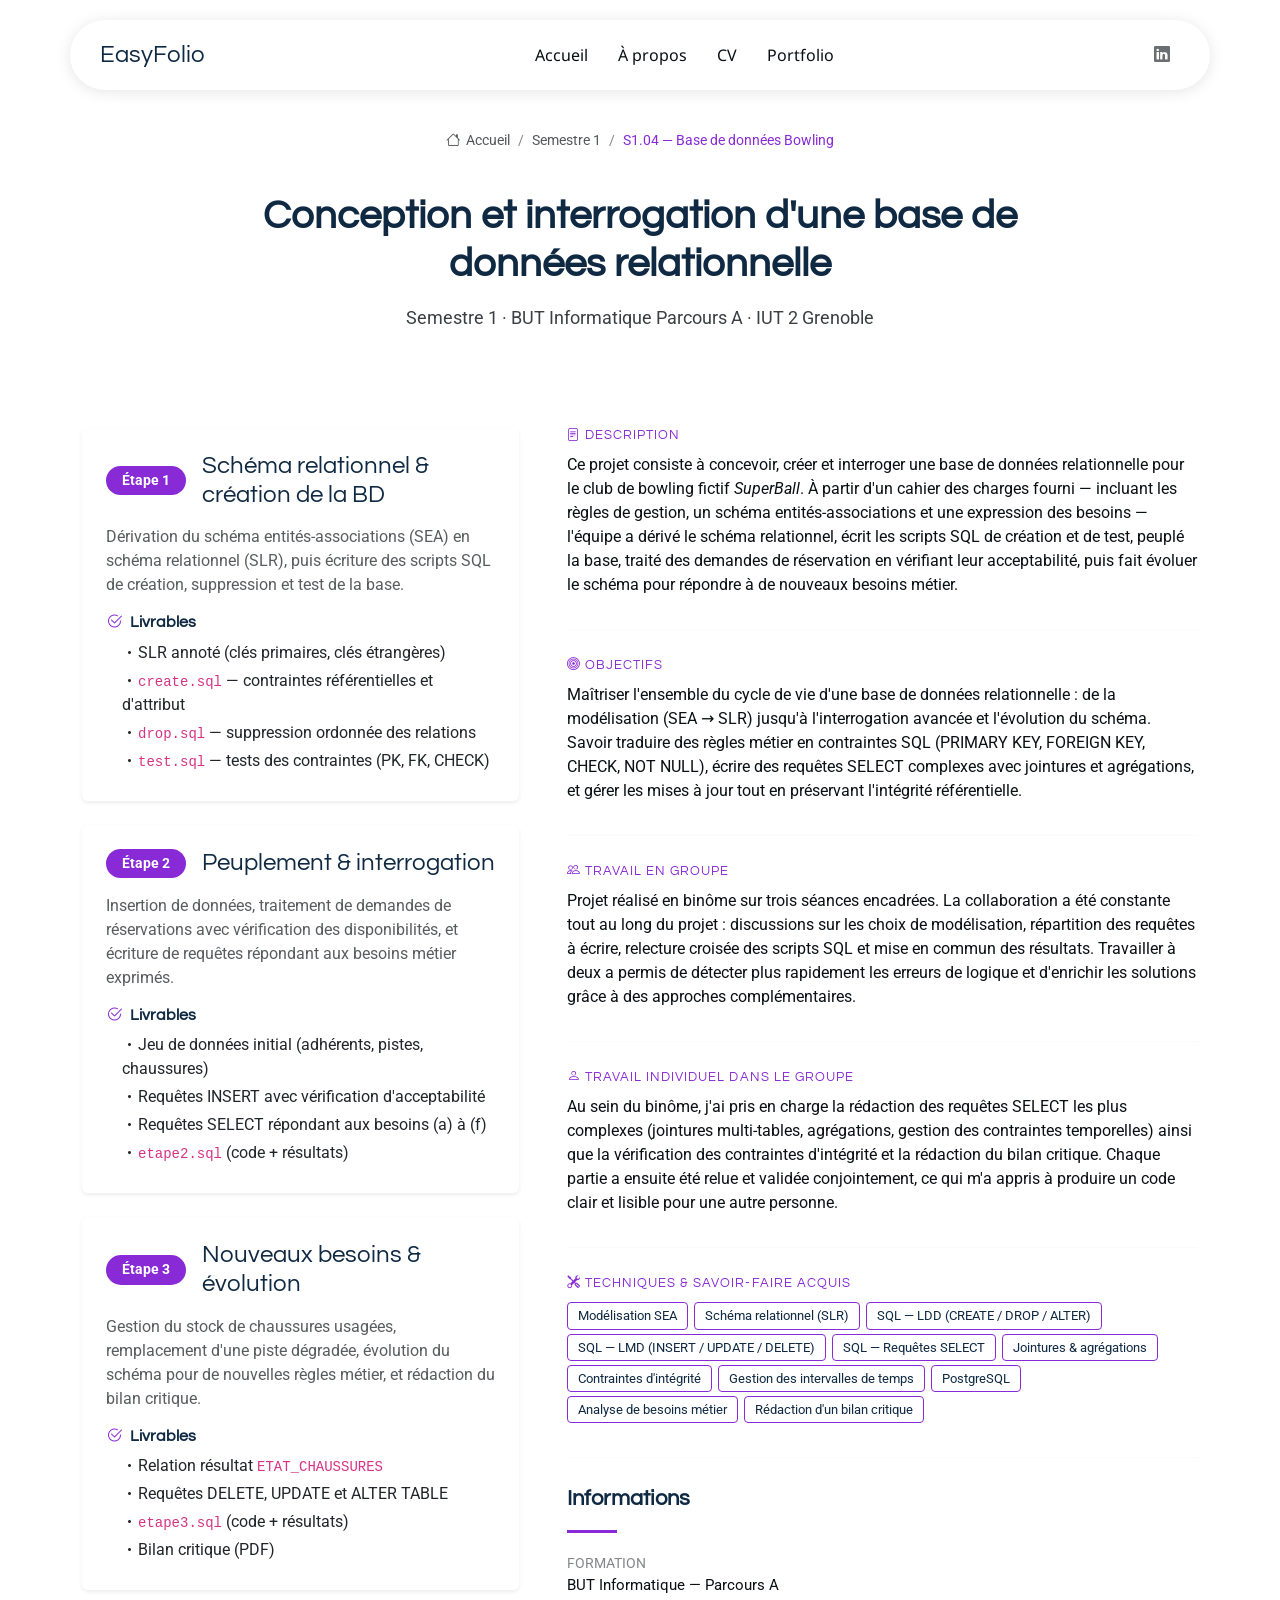
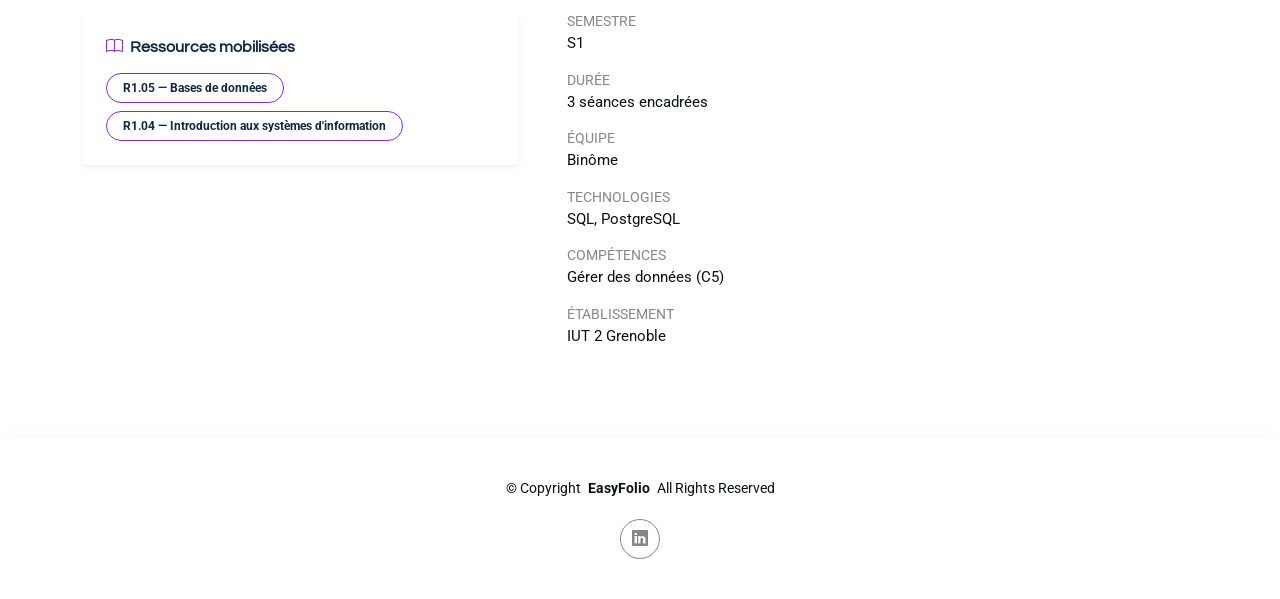
<file: portfolio-details-3.html>
<!DOCTYPE html>
<html lang="fr">

<head>
  <meta charset="utf-8">
  <meta content="width=device-width, initial-scale=1.0" name="viewport">
  <title>Base de données— S1.04 </title>
  <meta name="description" content="S1.04 — Conception et interrogation d'une base de données relationnelle — BUT Informatique Semestre 1">
  <meta name="keywords" content="SQL, PostgreSQL, Base de données, Modèle relationnel, BUT Informatique, IUT Grenoble">

  <link href="assets/img/favicon.png" rel="icon">
  <link href="assets/img/apple-touch-icon.png" rel="apple-touch-icon">

  <link href="https://fonts.googleapis.com" rel="preconnect">
  <link href="https://fonts.gstatic.com" rel="preconnect" crossorigin>
  <link href="https://fonts.googleapis.com/css2?family=Roboto:ital,wght@0,100;0,300;0,400;0,500;0,700;0,900&family=Noto+Sans:ital,wght@0,100;0,400;0,700&family=Questrial:wght@400&display=swap" rel="stylesheet">

  <link href="assets/vendor/bootstrap/css/bootstrap.min.css" rel="stylesheet">
  <link href="assets/vendor/bootstrap-icons/bootstrap-icons.css" rel="stylesheet">
  <link href="assets/vendor/aos/aos.css" rel="stylesheet">
  <link href="assets/css/main.css" rel="stylesheet"></head>

<body class="portfolio-details-page">

  <header id="header" class="header d-flex align-items-center sticky-top">
    <div class="header-container container-fluid container-xl position-relative d-flex align-items-center justify-content-between">
      <a href="index.html" class="logo d-flex align-items-center me-auto me-xl-0">
        <h1 class="sitename">EasyFolio</h1>
      </a>
      <nav id="navmenu" class="navmenu">
        <ul>
          <li><a href="index.html#hero">Accueil</a></li>
          <li><a href="index.html#about">À propos</a></li>
          <li><a href="index.html#resume">CV</a></li>
          <li><a href="index.html#portfolio">Portfolio</a></li>
          
        </ul>
        <i class="mobile-nav-toggle d-xl-none bi bi-list"></i>
      </nav>
      <div class="header-social-links">
        
        <a href="https://www.linkedin.com/in/soheil-jamshidi-b42774396" target="_blank" rel="noopener noreferrer" class="linkedin"><i class="bi bi-linkedin"></i></a>
      </div>
    </div>
  </header>

  <main class="main">

    <div class="page-title">
      <div class="breadcrumbs">
        <nav aria-label="breadcrumb">
          <ol class="breadcrumb">
            <li class="breadcrumb-item"><a href="index.html"><i class="bi bi-house"></i> Accueil</a></li>
            <li class="breadcrumb-item"><a href="index.html#portfolio">Semestre 1</a></li>
            <li class="breadcrumb-item active current">S1.04 — Base de données Bowling</li>
          </ol>
        </nav>
      </div>
      <div class="title-wrapper">
        <h1>Conception et interrogation d'une base de données relationnelle</h1>
        <p>Semestre 1 · BUT Informatique Parcours A · IUT 2 Grenoble</p>
      </div>
    </div>

    <section id="portfolio-details" class="portfolio-details section">
      <div class="container" data-aos="fade-up">
        <div class="row gy-4 g-lg-5">

          <div class="col-lg-5">

            <div class="card border-0 shadow-sm mb-4 p-4" data-aos="fade-up" data-aos-delay="100">
              <div class="d-flex align-items-center mb-3">
                <span class="badge rounded-pill px-3 py-2 me-3" style="background-color: var(--accent-color); font-size: 0.85rem;">Étape 1</span>
                <h4 class="mb-0">Schéma relationnel &amp; création de la BD</h4>
              </div>
              <p class="text-muted mb-3">Dérivation du schéma entités-associations (SEA) en schéma relationnel (SLR), puis écriture des scripts SQL de création, suppression et test de la base.</p>
              <h6 class="fw-semibold mb-2"><i class="bi bi-check2-circle me-2" style="color: var(--accent-color);"></i>Livrables</h6>
              <ul class="list-unstyled ps-3 mb-0">
                <li class="mb-1"><i class="bi bi-dot"></i>SLR annoté (clés primaires, clés étrangères)</li>
                <li class="mb-1"><i class="bi bi-dot"></i><code>create.sql</code> — contraintes référentielles et d'attribut</li>
                <li class="mb-1"><i class="bi bi-dot"></i><code>drop.sql</code> — suppression ordonnée des relations</li>
                <li class="mb-1"><i class="bi bi-dot"></i><code>test.sql</code> — tests des contraintes (PK, FK, CHECK)</li>
              </ul>
            </div>

            <div class="card border-0 shadow-sm mb-4 p-4" data-aos="fade-up" data-aos-delay="200">
              <div class="d-flex align-items-center mb-3">
                <span class="badge rounded-pill px-3 py-2 me-3" style="background-color: var(--accent-color); font-size: 0.85rem;">Étape 2</span>
                <h4 class="mb-0">Peuplement &amp; interrogation</h4>
              </div>
              <p class="text-muted mb-3">Insertion de données, traitement de demandes de réservations avec vérification des disponibilités, et écriture de requêtes répondant aux besoins métier exprimés.</p>
              <h6 class="fw-semibold mb-2"><i class="bi bi-check2-circle me-2" style="color: var(--accent-color);"></i>Livrables</h6>
              <ul class="list-unstyled ps-3 mb-0">
                <li class="mb-1"><i class="bi bi-dot"></i>Jeu de données initial (adhérents, pistes, chaussures)</li>
                <li class="mb-1"><i class="bi bi-dot"></i>Requêtes INSERT avec vérification d'acceptabilité</li>
                <li class="mb-1"><i class="bi bi-dot"></i>Requêtes SELECT répondant aux besoins (a) à (f)</li>
                <li class="mb-1"><i class="bi bi-dot"></i><code>etape2.sql</code> (code + résultats)</li>
              </ul>
            </div>

            <div class="card border-0 shadow-sm mb-4 p-4" data-aos="fade-up" data-aos-delay="300">
              <div class="d-flex align-items-center mb-3">
                <span class="badge rounded-pill px-3 py-2 me-3" style="background-color: var(--accent-color); font-size: 0.85rem;">Étape 3</span>
                <h4 class="mb-0">Nouveaux besoins &amp; évolution</h4>
              </div>
              <p class="text-muted mb-3">Gestion du stock de chaussures usagées, remplacement d'une piste dégradée, évolution du schéma pour de nouvelles règles métier, et rédaction du bilan critique.</p>
              <h6 class="fw-semibold mb-2"><i class="bi bi-check2-circle me-2" style="color: var(--accent-color);"></i>Livrables</h6>
              <ul class="list-unstyled ps-3 mb-0">
                <li class="mb-1"><i class="bi bi-dot"></i>Relation résultat <code>ETAT_CHAUSSURES</code></li>
                <li class="mb-1"><i class="bi bi-dot"></i>Requêtes DELETE, UPDATE et ALTER TABLE</li>
                <li class="mb-1"><i class="bi bi-dot"></i><code>etape3.sql</code> (code + résultats)</li>
                <li class="mb-1"><i class="bi bi-dot"></i>Bilan critique (PDF)</li>
              </ul>
            </div>

            <div class="card border-0 shadow-sm p-4" data-aos="fade-up" data-aos-delay="400">
              <h6 class="fw-semibold mb-3"><i class="bi bi-book me-2" style="color: var(--accent-color);"></i>Ressources mobilisées</h6>
              <div class="d-flex flex-wrap gap-2">
                <span class="badge rounded-pill border" style="color: var(--heading-color); border-color: var(--accent-color) !important; padding: 0.5rem 1rem;">R1.05 — Bases de données</span>
                <span class="badge rounded-pill border" style="color: var(--heading-color); border-color: var(--accent-color) !important; padding: 0.5rem 1rem;">R1.04 — Introduction aux systèmes d'information</span>
              </div>
            </div>

          </div>

          <div class="col-lg-7">
            <div class="position-sticky" style="top: 40px">
              <div class="portfolio-description">

                <div class="info-block">
                  <h5><i class="bi bi-file-text me-1"></i>Description</h5>
                  <p>
                    Ce projet consiste à concevoir, créer et interroger une base de données relationnelle pour le club de bowling fictif <em>SuperBall</em>. À partir d'un cahier des charges fourni — incluant les règles de gestion, un schéma entités-associations et une expression des besoins — l'équipe a dérivé le schéma relationnel, écrit les scripts SQL de création et de test, peuplé la base, traité des demandes de réservation en vérifiant leur acceptabilité, puis fait évoluer le schéma pour répondre à de nouveaux besoins métier.
                  </p>
                </div>

                <hr class="section-divider">

                <div class="info-block">
                  <h5><i class="bi bi-bullseye me-1"></i>Objectifs</h5>
                  <p>
                    Maîtriser l'ensemble du cycle de vie d'une base de données relationnelle : de la modélisation (SEA → SLR) jusqu'à l'interrogation avancée et l'évolution du schéma. Savoir traduire des règles métier en contraintes SQL (PRIMARY KEY, FOREIGN KEY, CHECK, NOT NULL), écrire des requêtes SELECT complexes avec jointures et agrégations, et gérer les mises à jour tout en préservant l'intégrité référentielle.
                  </p>
                </div>

                <hr class="section-divider">

                <div class="info-block">
                  <h5><i class="bi bi-people me-1"></i>Travail en groupe</h5>
                  <p>
                    Projet réalisé en binôme sur trois séances encadrées. La collaboration a été constante tout au long du projet : discussions sur les choix de modélisation, répartition des requêtes à écrire, relecture croisée des scripts SQL et mise en commun des résultats. Travailler à deux a permis de détecter plus rapidement les erreurs de logique et d'enrichir les solutions grâce à des approches complémentaires.
                  </p>
                </div>

                <hr class="section-divider">

                <div class="info-block">
                  <h5><i class="bi bi-person me-1"></i>Travail individuel dans le groupe</h5>
                  <p>
                    Au sein du binôme, j'ai pris en charge la rédaction des requêtes SELECT les plus complexes (jointures multi-tables, agrégations, gestion des contraintes temporelles) ainsi que la vérification des contraintes d'intégrité et la rédaction du bilan critique. Chaque partie a ensuite été relue et validée conjointement, ce qui m'a appris à produire un code clair et lisible pour une autre personne.
                  </p>
                </div>

                <hr class="section-divider">

                <div class="info-block">
                  <h5><i class="bi bi-tools me-1"></i>Techniques &amp; savoir-faire acquis</h5>
                  <div>
                    <span class="tech-tag">Modélisation SEA</span>
                    <span class="tech-tag">Schéma relationnel (SLR)</span>
                    <span class="tech-tag">SQL — LDD (CREATE / DROP / ALTER)</span>
                    <span class="tech-tag">SQL — LMD (INSERT / UPDATE / DELETE)</span>
                    <span class="tech-tag">SQL — Requêtes SELECT</span>
                    <span class="tech-tag">Jointures &amp; agrégations</span>
                    <span class="tech-tag">Contraintes d'intégrité</span>
                    <span class="tech-tag">Gestion des intervalles de temps</span>
                    <span class="tech-tag">PostgreSQL</span>
                    <span class="tech-tag">Analyse de besoins métier</span>
                    <span class="tech-tag">Rédaction d'un bilan critique</span>
                  </div>
                </div>

                <hr class="section-divider">

                <div class="portfolio-info">
                  <h3>Informations</h3>
                  <ul>
                    <li><strong>Formation</strong> BUT Informatique — Parcours A</li>
                    <li><strong>Semestre</strong> S1</li>
                    <li><strong>Durée</strong> 3 séances encadrées</li>
                    <li><strong>Équipe</strong> Binôme</li>
                    <li><strong>Technologies</strong> SQL, PostgreSQL</li>
                    <li><strong>Compétences</strong> Gérer des données (C5)</li>
                    <li><strong>Établissement</strong> IUT 2 Grenoble</li>
                  </ul>
                </div>

              </div>
            </div>
          </div>

        </div>
      </div>
    </section>

  </main>

  <footer id="footer" class="footer">
    <div class="container">
      <div class="copyright text-center">
        <p>© <span>Copyright</span> <strong class="px-1 sitename">EasyFolio</strong> <span>All Rights Reserved</span></p>
      </div>
      <div class="social-links d-flex justify-content-center">
      
        <a href="https://www.linkedin.com/in/soheil-jamshidi-b42774396" target="_blank" rel="noopener noreferrer"><i class="bi bi-linkedin"></i></a>
      </div>
      
    </div>
  </footer>

  <a href="#" id="scroll-top" class="scroll-top d-flex align-items-center justify-content-center"><i class="bi bi-arrow-up-short"></i></a>

  <script src="assets/vendor/bootstrap/js/bootstrap.bundle.min.js"></script>
  <script src="assets/vendor/aos/aos.js"></script>
  <script src="assets/js/main.js"></script>

</body>

</html>
</file>
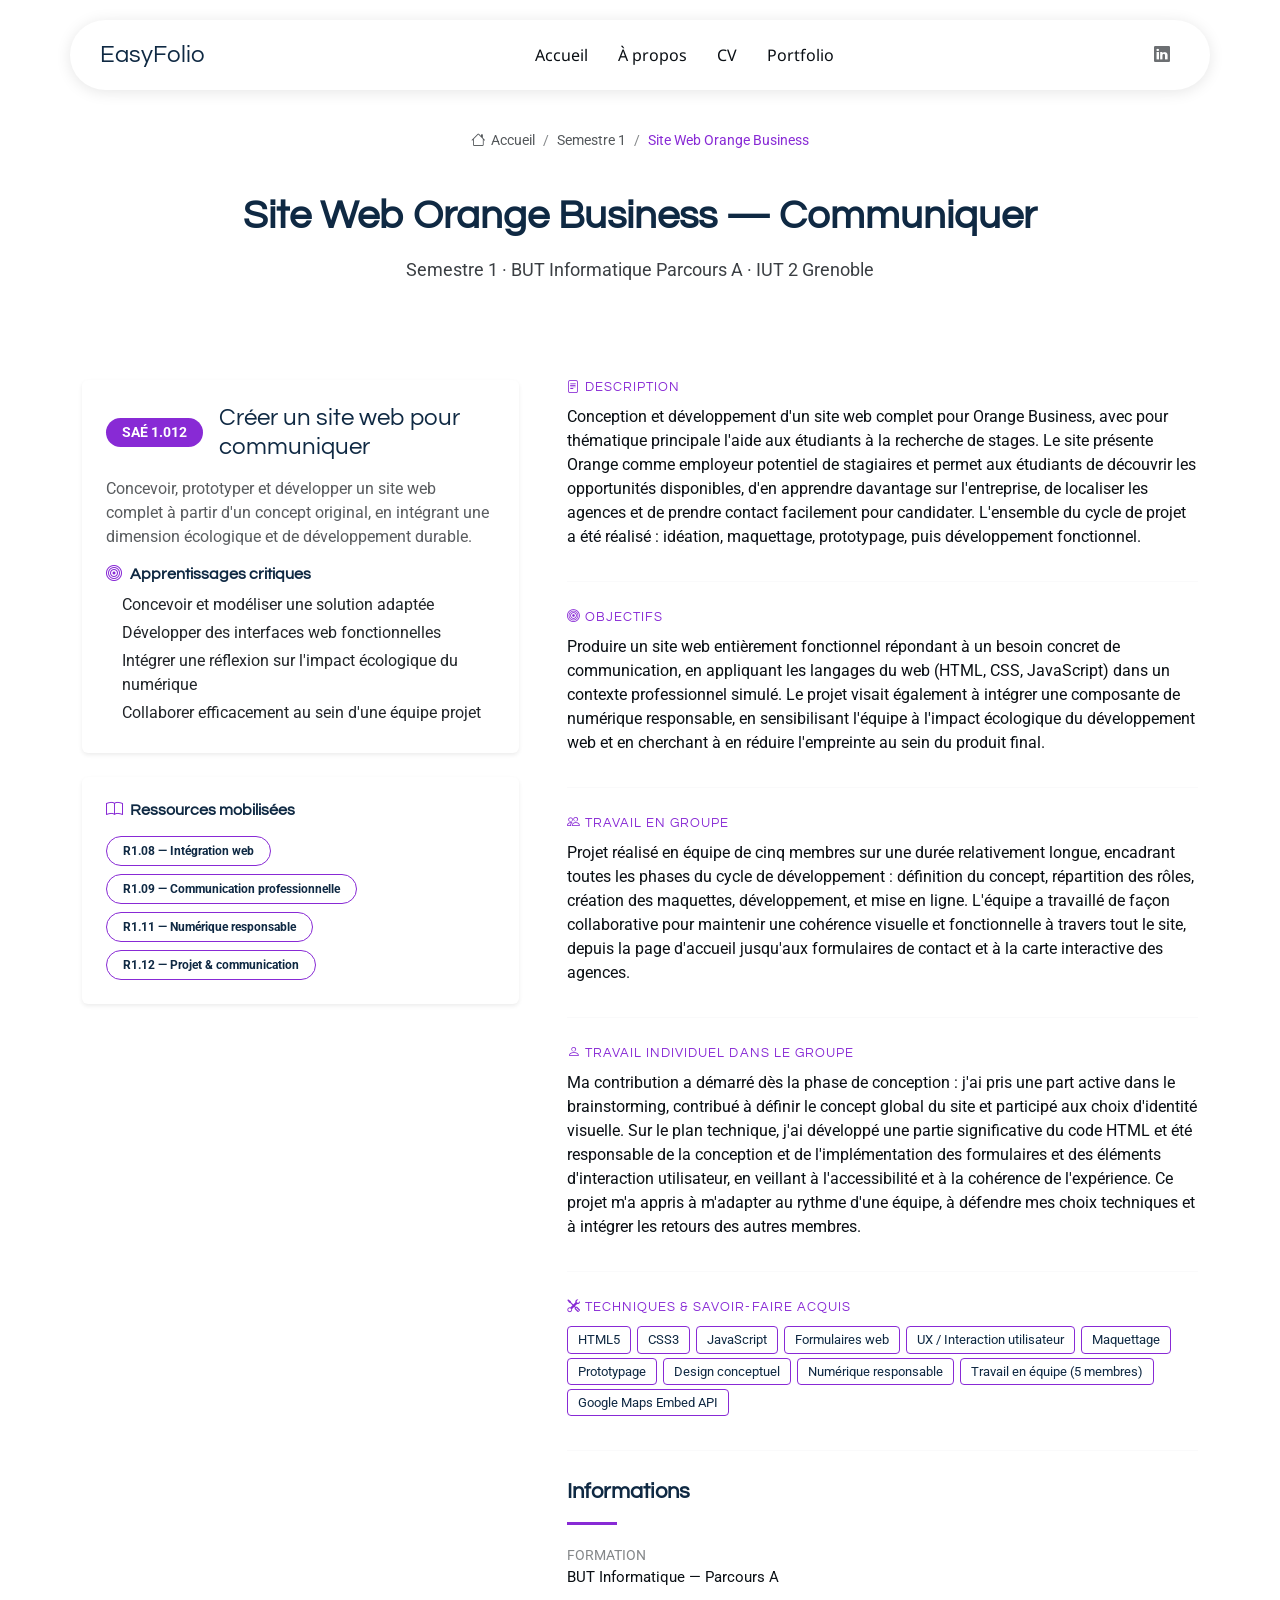
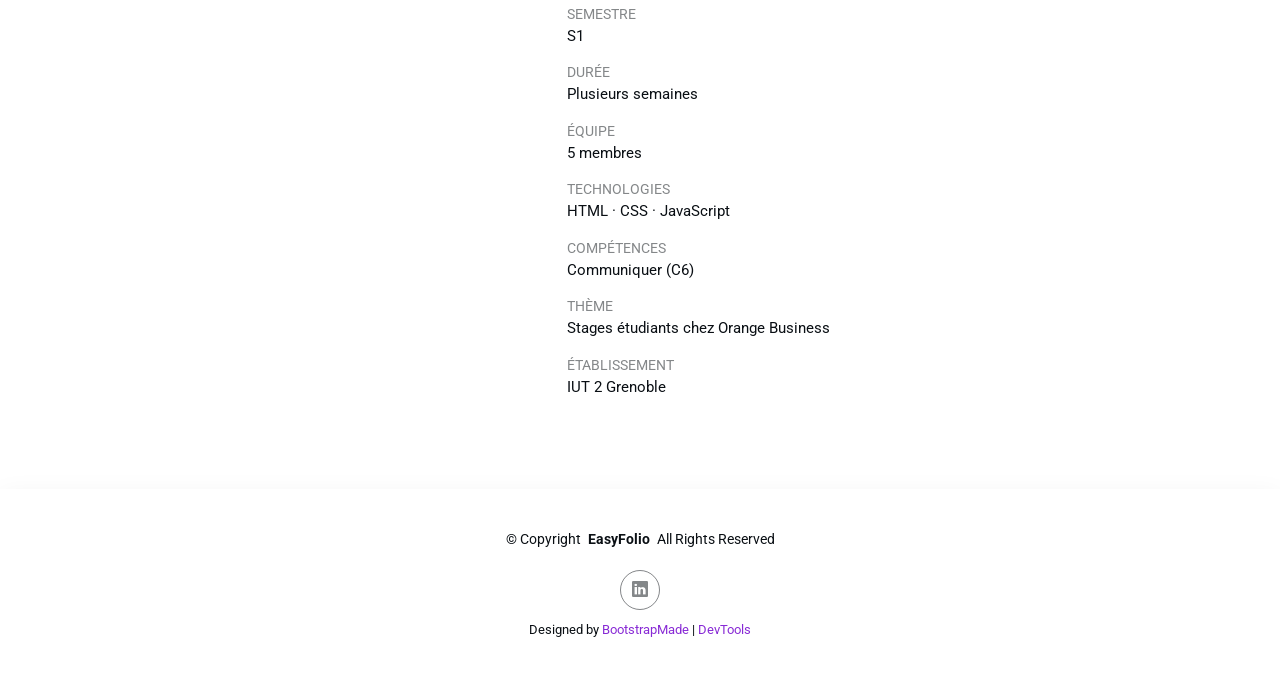
<file: portfolio-details-5.html>
<!DOCTYPE html>
<html lang="fr">

<head>
  <meta charset="utf-8">
  <meta content="width=device-width, initial-scale=1.0" name="viewport">
  <title>Site Web Orange Business — Communiquer | EasyFolio</title>
  <meta name="description" content="Site web HTML/CSS/JS dédié aux stages chez Orange Business — SAÉ 1.012 — BUT Informatique Semestre 1">
  <meta name="keywords" content="Orange Business, HTML, CSS, JavaScript, BUT Informatique, SAÉ 1.012, IUT Grenoble, site web, stages">

  <link href="assets/img/favicon.png" rel="icon">
  <link href="assets/img/apple-touch-icon.png" rel="apple-touch-icon">

  <link href="https://fonts.googleapis.com" rel="preconnect">
  <link href="https://fonts.gstatic.com" rel="preconnect" crossorigin>
  <link href="https://fonts.googleapis.com/css2?family=Roboto:ital,wght@0,100;0,300;0,400;0,500;0,700;0,900&family=Noto+Sans:ital,wght@0,100;0,400;0,700&family=Questrial:wght@400&display=swap" rel="stylesheet">

  <link href="assets/vendor/bootstrap/css/bootstrap.min.css" rel="stylesheet">
  <link href="assets/vendor/bootstrap-icons/bootstrap-icons.css" rel="stylesheet">
  <link href="assets/vendor/aos/aos.css" rel="stylesheet">
  <link href="assets/css/main.css" rel="stylesheet"></head>

<body class="portfolio-details-page">

  <header id="header" class="header d-flex align-items-center sticky-top">
    <div class="header-container container-fluid container-xl position-relative d-flex align-items-center justify-content-between">
      <a href="index.html" class="logo d-flex align-items-center me-auto me-xl-0">
        <h1 class="sitename">EasyFolio</h1>
      </a>
      <nav id="navmenu" class="navmenu">
        <ul>
          <li><a href="index.html#hero">Accueil</a></li>
          <li><a href="index.html#about">À propos</a></li>
          <li><a href="index.html#resume">CV</a></li>
          <li><a href="index.html#portfolio">Portfolio</a></li>
          
        </ul>
        <i class="mobile-nav-toggle d-xl-none bi bi-list"></i>
      </nav>
      <div class="header-social-links">
        <a href="https://www.linkedin.com/in/soheil-jamshidi-b42774396" target="_blank" rel="noopener noreferrer" class="linkedin"><i class="bi bi-linkedin"></i></a>
      </div>
    </div>
  </header>

  <main class="main">

    <div class="page-title">
      <div class="breadcrumbs">
        <nav aria-label="breadcrumb">
          <ol class="breadcrumb">
            <li class="breadcrumb-item"><a href="index.html"><i class="bi bi-house"></i> Accueil</a></li>
            <li class="breadcrumb-item"><a href="index.html#portfolio">Semestre 1</a></li>
            <li class="breadcrumb-item active current">Site Web Orange Business</li>
          </ol>
        </nav>
      </div>
      <div class="title-wrapper">
        <h1>Site Web Orange Business — Communiquer</h1>
        <p>Semestre 1 · BUT Informatique Parcours A · IUT 2 Grenoble</p>
      </div>
    </div>

    <section id="portfolio-details" class="portfolio-details section">
      <div class="container" data-aos="fade-up">
        <div class="row gy-4 g-lg-5">

          <!-- LEFT: SAÉ cards -->
          <div class="col-lg-5">

            <div class="card border-0 shadow-sm mb-4 p-4" data-aos="fade-up" data-aos-delay="100">
              <div class="d-flex align-items-center mb-3">
                <span class="badge rounded-pill px-3 py-2 me-3" style="background-color: var(--accent-color); font-size: 0.85rem;">SAÉ 1.012</span>
                <h4 class="mb-0">Créer un site web pour communiquer</h4>
              </div>
              <p class="text-muted mb-3">Concevoir, prototyper et développer un site web complet à partir d'un concept original, en intégrant une dimension écologique et de développement durable.</p>
              <h6 class="fw-semibold mb-2"><i class="bi bi-bullseye me-2" style="color: var(--accent-color);"></i>Apprentissages critiques</h6>
              <ul class="list-unstyled ps-3 mb-0">
                <li class="mb-1"> Concevoir et modéliser une solution adaptée</li>
                <li class="mb-1"> Développer des interfaces web fonctionnelles</li>
                <li class="mb-1"> Intégrer une réflexion sur l'impact écologique du numérique</li>
                <li class="mb-1"> Collaborer efficacement au sein d'une équipe projet</li>
              </ul>
            </div>

            <div class="card border-0 shadow-sm p-4" data-aos="fade-up" data-aos-delay="300">
              <h6 class="fw-semibold mb-3"><i class="bi bi-book me-2" style="color: var(--accent-color);"></i>Ressources mobilisées</h6>
              <div class="d-flex flex-wrap gap-2">
                <span class="badge rounded-pill border" style="color: var(--heading-color); border-color: var(--accent-color) !important; padding: 0.5rem 1rem;">R1.08 — Intégration web</span>
                <span class="badge rounded-pill border" style="color: var(--heading-color); border-color: var(--accent-color) !important; padding: 0.5rem 1rem;">R1.09 — Communication professionnelle</span>
                <span class="badge rounded-pill border" style="color: var(--heading-color); border-color: var(--accent-color) !important; padding: 0.5rem 1rem;">R1.11 — Numérique responsable</span>
                <span class="badge rounded-pill border" style="color: var(--heading-color); border-color: var(--accent-color) !important; padding: 0.5rem 1rem;">R1.12 — Projet &amp; communication</span>
              </div>
            </div>

          </div>

          <!-- RIGHT: Description -->
          <div class="col-lg-7">
            <div class="position-sticky" style="top: 40px">
              <div class="portfolio-description">

                <!-- Description -->
                <div class="info-block">
                  <h5><i class="bi bi-file-text me-1"></i>Description</h5>
                  <p>
                    Conception et développement d'un site web complet pour Orange Business, avec pour thématique principale l'aide aux étudiants à la recherche de stages. Le site présente Orange comme employeur potentiel de stagiaires et permet aux étudiants de découvrir les opportunités disponibles, d'en apprendre davantage sur l'entreprise, de localiser les agences et de prendre contact facilement pour candidater. L'ensemble du cycle de projet a été réalisé : idéation, maquettage, prototypage, puis développement fonctionnel.
                  </p>
                </div>

                <hr class="section-divider">

                <!-- Objectifs -->
                <div class="info-block">
                  <h5><i class="bi bi-bullseye me-1"></i>Objectifs</h5>
                  <p>
                    Produire un site web entièrement fonctionnel répondant à un besoin concret de communication, en appliquant les langages du web (HTML, CSS, JavaScript) dans un contexte professionnel simulé. Le projet visait également à intégrer une composante de numérique responsable, en sensibilisant l'équipe à l'impact écologique du développement web et en cherchant à en réduire l'empreinte au sein du produit final.
                  </p>
                </div>

                <hr class="section-divider">

                <!-- Travail en groupe -->
                <div class="info-block">
                  <h5><i class="bi bi-people me-1"></i>Travail en groupe</h5>
                  <p>
                    Projet réalisé en équipe de cinq membres sur une durée relativement longue, encadrant toutes les phases du cycle de développement : définition du concept, répartition des rôles, création des maquettes, développement, et mise en ligne. L'équipe a travaillé de façon collaborative pour maintenir une cohérence visuelle et fonctionnelle à travers tout le site, depuis la page d'accueil jusqu'aux formulaires de contact et à la carte interactive des agences.
                  </p>
                </div>

                <hr class="section-divider">

                <!-- Travail individuel -->
                <div class="info-block">
                  <h5><i class="bi bi-person me-1"></i>Travail individuel dans le groupe</h5>
                  <p>
                    Ma contribution a démarré dès la phase de conception : j'ai pris une part active dans le brainstorming, contribué à définir le concept global du site et participé aux choix d'identité visuelle. Sur le plan technique, j'ai développé une partie significative du code HTML et été responsable de la conception et de l'implémentation des formulaires et des éléments d'interaction utilisateur, en veillant à l'accessibilité et à la cohérence de l'expérience. Ce projet m'a appris à m'adapter au rythme d'une équipe, à défendre mes choix techniques et à intégrer les retours des autres membres.
                  </p>
                </div>

                <hr class="section-divider">

                <!-- Techniques & savoir-faire -->
                <div class="info-block">
                  <h5><i class="bi bi-tools me-1"></i>Techniques &amp; savoir-faire acquis</h5>
                  <div class="mb-2">
                    <span class="tech-tag">HTML5</span>
                    <span class="tech-tag">CSS3</span>
                    <span class="tech-tag">JavaScript</span>
                    <span class="tech-tag">Formulaires web</span>
                    <span class="tech-tag">UX / Interaction utilisateur</span>
                    <span class="tech-tag">Maquettage</span>
                    <span class="tech-tag">Prototypage</span>
                    <span class="tech-tag">Design conceptuel</span>
                    <span class="tech-tag">Numérique responsable</span>
                    <span class="tech-tag">Travail en équipe (5 membres)</span>
                    <span class="tech-tag">Google Maps Embed API</span>
                  </div>
                </div>

                <hr class="section-divider">

                <!-- Info summary -->
                <div class="portfolio-info">
                  <h3>Informations</h3>
                  <ul>
                    <li><strong>Formation</strong> BUT Informatique — Parcours A</li>
                    <li><strong>Semestre</strong> S1</li>
                    <li><strong>Durée</strong> Plusieurs semaines</li>
                    <li><strong>Équipe</strong> 5 membres</li>
                    <li><strong>Technologies</strong> HTML · CSS · JavaScript</li>
                    <li><strong>Compétences</strong> Communiquer (C6)</li>
                    <li><strong>Thème</strong> Stages étudiants chez Orange Business</li>
                    <li><strong>Établissement</strong> IUT 2 Grenoble</li>
                  </ul>
                </div>

              </div>
            </div>
          </div>

        </div>
      </div>
    </section>

  </main>

  <footer id="footer" class="footer">
    <div class="container">
      <div class="copyright text-center">
        <p>© <span>Copyright</span> <strong class="px-1 sitename">EasyFolio</strong> <span>All Rights Reserved</span></p>
      </div>
      <div class="social-links d-flex justify-content-center">
        <a href="https://www.linkedin.com/in/soheil-jamshidi-b42774396" target="_blank" rel="noopener noreferrer"><i class="bi bi-linkedin"></i></a>
      </div>
      <div class="credits">
        Designed by <a href="https://bootstrapmade.com/">BootstrapMade</a> | <a href="https://bootstrapmade.com/tools/">DevTools</a>
      </div>
    </div>
  </footer>

  <a href="#" id="scroll-top" class="scroll-top d-flex align-items-center justify-content-center"><i class="bi bi-arrow-up-short"></i></a>

  <script src="assets/vendor/bootstrap/js/bootstrap.bundle.min.js"></script>
  <script src="assets/vendor/aos/aos.js"></script>
  <script src="assets/js/main.js"></script>

</body>

</html>
</file>
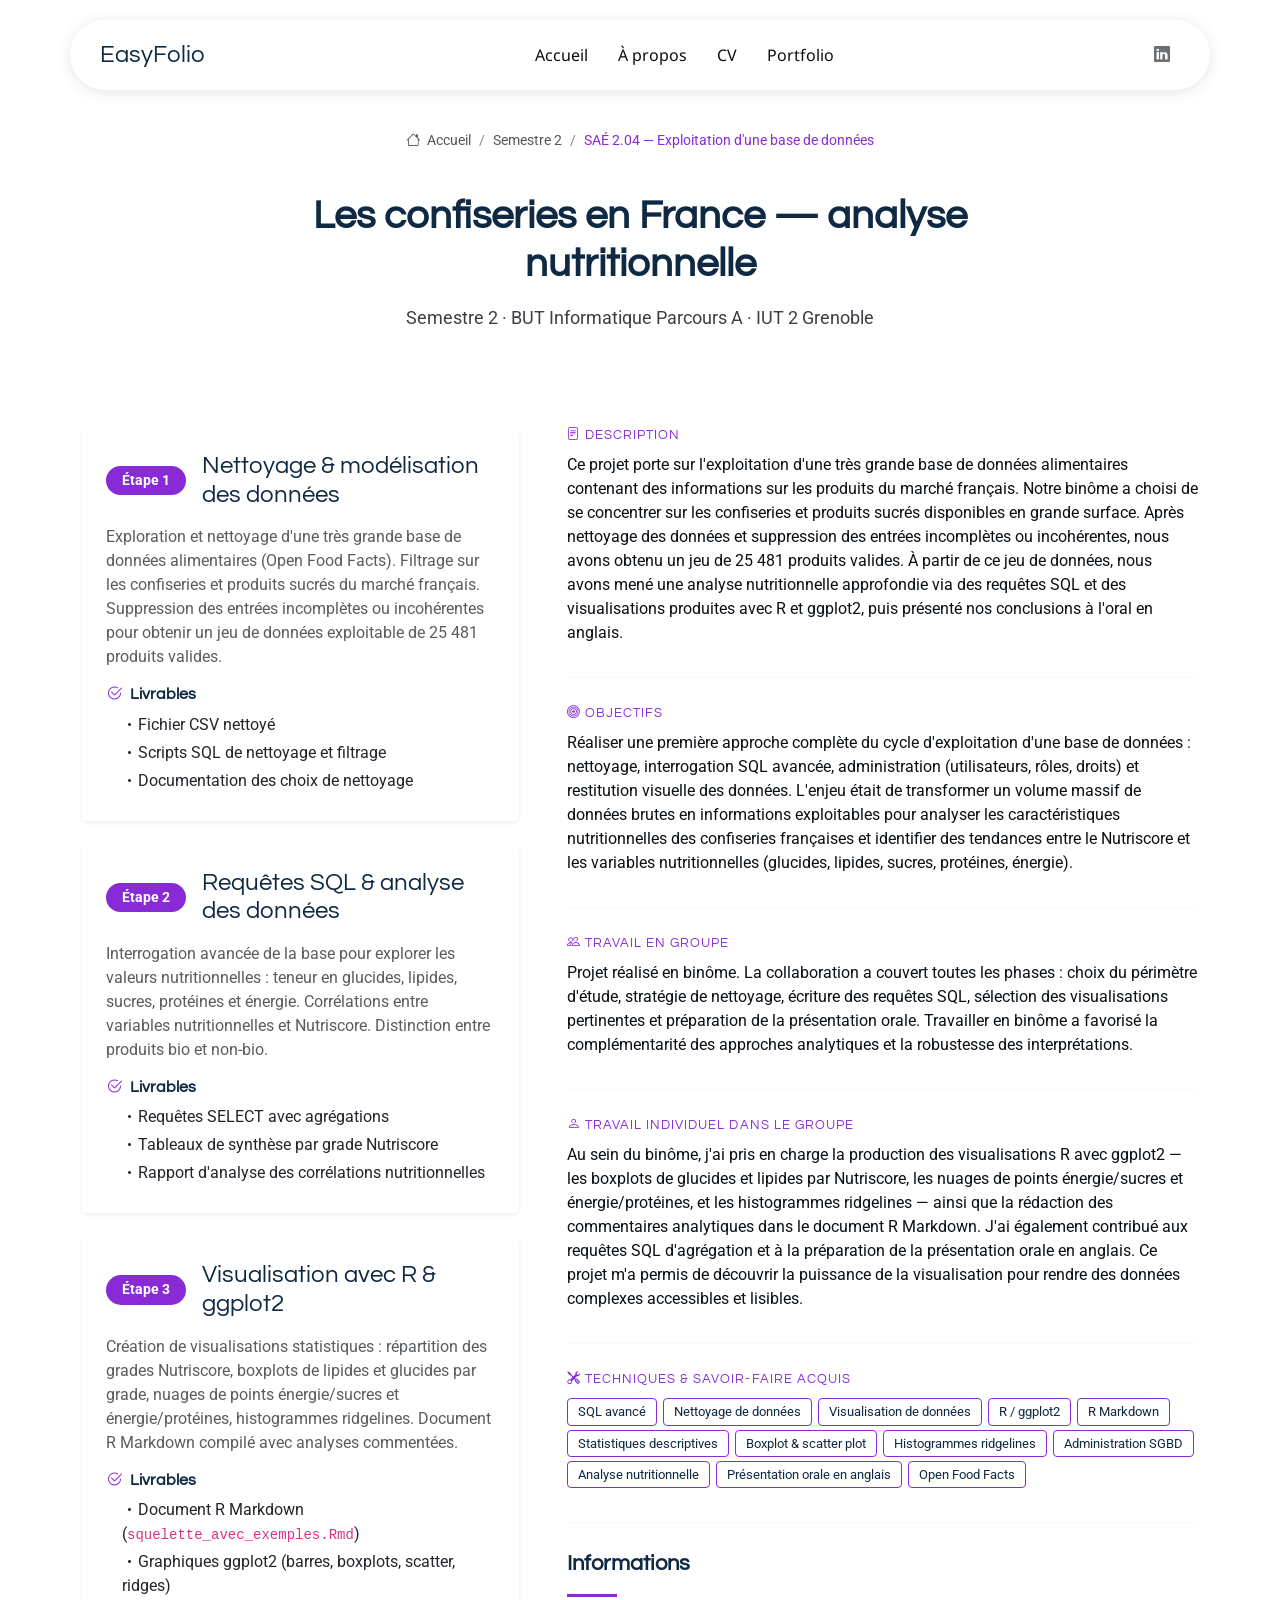
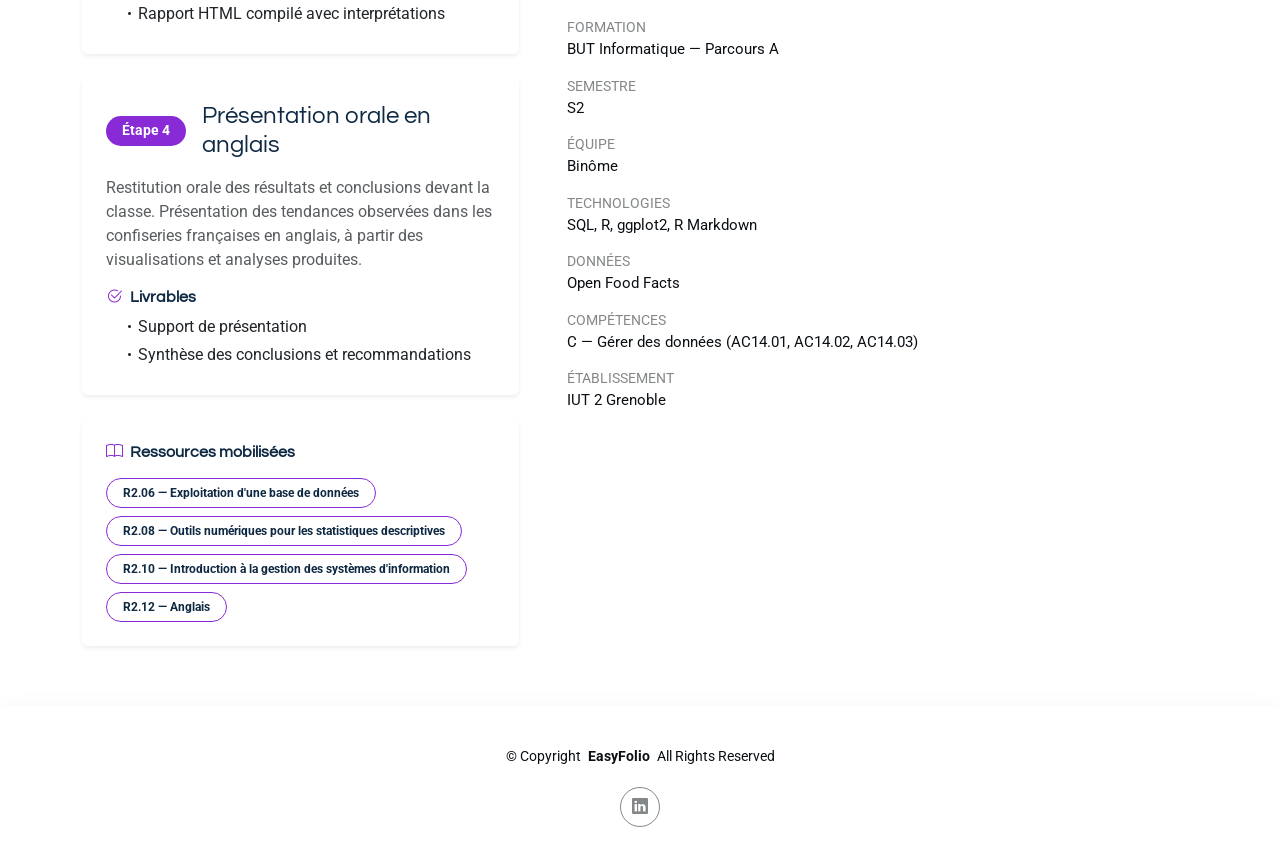
<file: portfolio-details-6.html>
<!DOCTYPE html>
<html lang="fr">

<head>
  <meta charset="utf-8">
  <meta content="width=device-width, initial-scale=1.0" name="viewport">
  <title>SAÉ 2.04 — Exploitation d'une base de données | Portfolio</title>
  <meta name="description" content="SAÉ 2.04 — Analyse nutritionnelle des confiseries françaises avec SQL et R — BUT Informatique Semestre 2">
  <meta name="keywords" content="SQL, R, ggplot2, Base de données, Visualisation, Nutriscore, BUT Informatique, IUT Grenoble">

  <link href="assets/img/favicon.png" rel="icon">
  <link href="assets/img/apple-touch-icon.png" rel="apple-touch-icon">

  <link href="https://fonts.googleapis.com" rel="preconnect">
  <link href="https://fonts.gstatic.com" rel="preconnect" crossorigin>
  <link href="https://fonts.googleapis.com/css2?family=Roboto:ital,wght@0,100;0,300;0,400;0,500;0,700;0,900&family=Noto+Sans:ital,wght@0,100;0,400;0,700&family=Questrial:wght@400&display=swap" rel="stylesheet">

  <link href="assets/vendor/bootstrap/css/bootstrap.min.css" rel="stylesheet">
  <link href="assets/vendor/bootstrap-icons/bootstrap-icons.css" rel="stylesheet">
  <link href="assets/vendor/aos/aos.css" rel="stylesheet">
  <link href="assets/css/main.css" rel="stylesheet"></head>

<body class="portfolio-details-page">

  <header id="header" class="header d-flex align-items-center sticky-top">
    <div class="header-container container-fluid container-xl position-relative d-flex align-items-center justify-content-between">
      <a href="index.html" class="logo d-flex align-items-center me-auto me-xl-0">
        <h1 class="sitename">EasyFolio</h1>
      </a>
      <nav id="navmenu" class="navmenu">
        <ul>
          <li><a href="index.html#hero">Accueil</a></li>
          <li><a href="index.html#about">À propos</a></li>
          <li><a href="index.html#resume">CV</a></li>
          <li><a href="index.html#portfolio">Portfolio</a></li>
          
        </ul>
        <i class="mobile-nav-toggle d-xl-none bi bi-list"></i>
      </nav>
      <div class="header-social-links">
        
        <a href="https://www.linkedin.com/in/soheil-jamshidi-b42774396" target="_blank" rel="noopener noreferrer" class="linkedin"><i class="bi bi-linkedin"></i></a>
      </div>
    </div>
  </header>

  <main class="main">

    <div class="page-title">
      <div class="breadcrumbs">
        <nav aria-label="breadcrumb">
          <ol class="breadcrumb">
            <li class="breadcrumb-item"><a href="index.html"><i class="bi bi-house"></i> Accueil</a></li>
            <li class="breadcrumb-item"><a href="index.html#portfolio">Semestre 2</a></li>
            <li class="breadcrumb-item active current">SAÉ 2.04 — Exploitation d'une base de données</li>
          </ol>
        </nav>
      </div>
      <div class="title-wrapper">
        <h1>Les confiseries en France — analyse nutritionnelle</h1>
        <p>Semestre 2 · BUT Informatique Parcours A · IUT 2 Grenoble</p>
      </div>
    </div>

    <section id="portfolio-details" class="portfolio-details section">
      <div class="container" data-aos="fade-up">
        <div class="row gy-4 g-lg-5">

          <!-- LEFT: Étape cards -->
          <div class="col-lg-5">

            <!-- Étape 1 -->
            <div class="card border-0 shadow-sm mb-4 p-4" data-aos="fade-up" data-aos-delay="100">
              <div class="d-flex align-items-center mb-3">
                <span class="badge rounded-pill px-3 py-2 me-3" style="background-color: var(--accent-color); font-size: 0.85rem;">Étape 1</span>
                <h4 class="mb-0">Nettoyage &amp; modélisation des données</h4>
              </div>
              <p class="text-muted mb-3">Exploration et nettoyage d'une très grande base de données alimentaires (Open Food Facts). Filtrage sur les confiseries et produits sucrés du marché français. Suppression des entrées incomplètes ou incohérentes pour obtenir un jeu de données exploitable de 25 481 produits valides.</p>
              <h6 class="fw-semibold mb-2"><i class="bi bi-check2-circle me-2" style="color: var(--accent-color);"></i>Livrables</h6>
              <ul class="list-unstyled ps-3 mb-0">
                <li class="mb-1"><i class="bi bi-dot"></i>Fichier CSV nettoyé</li>
                <li class="mb-1"><i class="bi bi-dot"></i>Scripts SQL de nettoyage et filtrage</li>
                <li class="mb-1"><i class="bi bi-dot"></i>Documentation des choix de nettoyage</li>
              </ul>
            </div>

            <!-- Étape 2 -->
            <div class="card border-0 shadow-sm mb-4 p-4" data-aos="fade-up" data-aos-delay="200">
              <div class="d-flex align-items-center mb-3">
                <span class="badge rounded-pill px-3 py-2 me-3" style="background-color: var(--accent-color); font-size: 0.85rem;">Étape 2</span>
                <h4 class="mb-0">Requêtes SQL &amp; analyse des données</h4>
              </div>
              <p class="text-muted mb-3">Interrogation avancée de la base pour explorer les valeurs nutritionnelles : teneur en glucides, lipides, sucres, protéines et énergie. Corrélations entre variables nutritionnelles et Nutriscore. Distinction entre produits bio et non-bio.</p>
              <h6 class="fw-semibold mb-2"><i class="bi bi-check2-circle me-2" style="color: var(--accent-color);"></i>Livrables</h6>
              <ul class="list-unstyled ps-3 mb-0">
                <li class="mb-1"><i class="bi bi-dot"></i>Requêtes SELECT avec agrégations</li>
                <li class="mb-1"><i class="bi bi-dot"></i>Tableaux de synthèse par grade Nutriscore</li>
                <li class="mb-1"><i class="bi bi-dot"></i>Rapport d'analyse des corrélations nutritionnelles</li>
              </ul>
            </div>

            <!-- Étape 3 -->
            <div class="card border-0 shadow-sm mb-4 p-4" data-aos="fade-up" data-aos-delay="300">
              <div class="d-flex align-items-center mb-3">
                <span class="badge rounded-pill px-3 py-2 me-3" style="background-color: var(--accent-color); font-size: 0.85rem;">Étape 3</span>
                <h4 class="mb-0">Visualisation avec R &amp; ggplot2</h4>
              </div>
              <p class="text-muted mb-3">Création de visualisations statistiques : répartition des grades Nutriscore, boxplots de lipides et glucides par grade, nuages de points énergie/sucres et énergie/protéines, histogrammes ridgelines. Document R Markdown compilé avec analyses commentées.</p>
              <h6 class="fw-semibold mb-2"><i class="bi bi-check2-circle me-2" style="color: var(--accent-color);"></i>Livrables</h6>
              <ul class="list-unstyled ps-3 mb-0">
                <li class="mb-1"><i class="bi bi-dot"></i>Document R Markdown (<code>squelette_avec_exemples.Rmd</code>)</li>
                <li class="mb-1"><i class="bi bi-dot"></i>Graphiques ggplot2 (barres, boxplots, scatter, ridges)</li>
                <li class="mb-1"><i class="bi bi-dot"></i>Rapport HTML compilé avec interprétations</li>
              </ul>
            </div>

            <!-- Étape 4 -->
            <div class="card border-0 shadow-sm mb-4 p-4" data-aos="fade-up" data-aos-delay="350">
              <div class="d-flex align-items-center mb-3">
                <span class="badge rounded-pill px-3 py-2 me-3" style="background-color: var(--accent-color); font-size: 0.85rem;">Étape 4</span>
                <h4 class="mb-0">Présentation orale en anglais</h4>
              </div>
              <p class="text-muted mb-3">Restitution orale des résultats et conclusions devant la classe. Présentation des tendances observées dans les confiseries françaises en anglais, à partir des visualisations et analyses produites.</p>
              <h6 class="fw-semibold mb-2"><i class="bi bi-check2-circle me-2" style="color: var(--accent-color);"></i>Livrables</h6>
              <ul class="list-unstyled ps-3 mb-0">
                <li class="mb-1"><i class="bi bi-dot"></i>Support de présentation</li>
                <li class="mb-1"><i class="bi bi-dot"></i>Synthèse des conclusions et recommandations</li>
              </ul>
            </div>

            <!-- Resources -->
            <div class="card border-0 shadow-sm p-4" data-aos="fade-up" data-aos-delay="400">
              <h6 class="fw-semibold mb-3"><i class="bi bi-book me-2" style="color: var(--accent-color);"></i>Ressources mobilisées</h6>
              <div class="d-flex flex-wrap gap-2">
                <span class="badge rounded-pill border" style="color: var(--heading-color); border-color: var(--accent-color) !important; padding: 0.5rem 1rem;">R2.06 — Exploitation d'une base de données</span>
                <span class="badge rounded-pill border" style="color: var(--heading-color); border-color: var(--accent-color) !important; padding: 0.5rem 1rem;">R2.08 — Outils numériques pour les statistiques descriptives</span>
                <span class="badge rounded-pill border" style="color: var(--heading-color); border-color: var(--accent-color) !important; padding: 0.5rem 1rem;">R2.10 — Introduction à la gestion des systèmes d'information</span>
                <span class="badge rounded-pill border" style="color: var(--heading-color); border-color: var(--accent-color) !important; padding: 0.5rem 1rem;">R2.12 — Anglais</span>
              </div>
            </div>

          </div>

          <!-- RIGHT: Description -->
          <div class="col-lg-7">
            <div class="position-sticky" style="top: 40px">
              <div class="portfolio-description">

                <!-- Description -->
                <div class="info-block">
                  <h5><i class="bi bi-file-text me-1"></i>Description</h5>
                  <p>
                    Ce projet porte sur l'exploitation d'une très grande base de données alimentaires contenant des informations sur les produits du marché français. Notre binôme a choisi de se concentrer sur les confiseries et produits sucrés disponibles en grande surface. Après nettoyage des données et suppression des entrées incomplètes ou incohérentes, nous avons obtenu un jeu de 25 481 produits valides. À partir de ce jeu de données, nous avons mené une analyse nutritionnelle approfondie via des requêtes SQL et des visualisations produites avec R et ggplot2, puis présenté nos conclusions à l'oral en anglais.
                  </p>
                </div>

                <hr class="section-divider">

                <!-- Objectifs -->
                <div class="info-block">
                  <h5><i class="bi bi-bullseye me-1"></i>Objectifs</h5>
                  <p>
                    Réaliser une première approche complète du cycle d'exploitation d'une base de données : nettoyage, interrogation SQL avancée, administration (utilisateurs, rôles, droits) et restitution visuelle des données. L'enjeu était de transformer un volume massif de données brutes en informations exploitables pour analyser les caractéristiques nutritionnelles des confiseries françaises et identifier des tendances entre le Nutriscore et les variables nutritionnelles (glucides, lipides, sucres, protéines, énergie).
                  </p>
                </div>

                <hr class="section-divider">

                <!-- Travail en groupe -->
                <div class="info-block">
                  <h5><i class="bi bi-people me-1"></i>Travail en groupe</h5>
                  <p>
                    Projet réalisé en binôme. La collaboration a couvert toutes les phases : choix du périmètre d'étude, stratégie de nettoyage, écriture des requêtes SQL, sélection des visualisations pertinentes et préparation de la présentation orale. Travailler en binôme a favorisé la complémentarité des approches analytiques et la robustesse des interprétations.
                  </p>
                </div>

                <hr class="section-divider">

                <!-- Travail individuel -->
                <div class="info-block">
                  <h5><i class="bi bi-person me-1"></i>Travail individuel dans le groupe</h5>
                  <p>
                    Au sein du binôme, j'ai pris en charge la production des visualisations R avec ggplot2 — les boxplots de glucides et lipides par Nutriscore, les nuages de points énergie/sucres et énergie/protéines, et les histogrammes ridgelines — ainsi que la rédaction des commentaires analytiques dans le document R Markdown. J'ai également contribué aux requêtes SQL d'agrégation et à la préparation de la présentation orale en anglais. Ce projet m'a permis de découvrir la puissance de la visualisation pour rendre des données complexes accessibles et lisibles.
                  </p>
                </div>

                <hr class="section-divider">

                <!-- Techniques & savoir-faire -->
                <div class="info-block">
                  <h5><i class="bi bi-tools me-1"></i>Techniques &amp; savoir-faire acquis</h5>
                  <div>
                    <span class="tech-tag">SQL avancé</span>
                    <span class="tech-tag">Nettoyage de données</span>
                    <span class="tech-tag">Visualisation de données</span>
                    <span class="tech-tag">R / ggplot2</span>
                    <span class="tech-tag">R Markdown</span>
                    <span class="tech-tag">Statistiques descriptives</span>
                    <span class="tech-tag">Boxplot &amp; scatter plot</span>
                    <span class="tech-tag">Histogrammes ridgelines</span>
                    <span class="tech-tag">Administration SGBD</span>
                    <span class="tech-tag">Analyse nutritionnelle</span>
                    <span class="tech-tag">Présentation orale en anglais</span>
                    <span class="tech-tag">Open Food Facts</span>
                  </div>
                </div>

                <hr class="section-divider">

                <!-- Info summary -->
                <div class="portfolio-info">
                  <h3>Informations</h3>
                  <ul>
                    <li><strong>Formation</strong> BUT Informatique — Parcours A</li>
                    <li><strong>Semestre</strong> S2</li>
                    <li><strong>Équipe</strong> Binôme</li>
                    <li><strong>Technologies</strong> SQL, R, ggplot2, R Markdown</li>
                    <li><strong>Données</strong> Open Food Facts </li>
                    <li><strong>Compétences</strong> C — Gérer des données (AC14.01, AC14.02, AC14.03)</li>
                    <li><strong>Établissement</strong> IUT 2 Grenoble</li>
                  </ul>
                </div>

              </div>
            </div>
          </div>

        </div>
      </div>
    </section>

  </main>

  <footer id="footer" class="footer">
    <div class="container">
      <div class="copyright text-center">
        <p>© <span>Copyright</span> <strong class="px-1 sitename">EasyFolio</strong> <span>All Rights Reserved</span></p>
      </div>
      <div class="social-links d-flex justify-content-center">
        <a href="https://www.linkedin.com/in/soheil-jamshidi-b42774396" target="_blank" rel="noopener noreferrer"><i class="bi bi-linkedin"></i></a>
      </div>
    </div>
  </footer>

  <a href="#" id="scroll-top" class="scroll-top d-flex align-items-center justify-content-center"><i class="bi bi-arrow-up-short"></i></a>

  <script src="assets/vendor/bootstrap/js/bootstrap.bundle.min.js"></script>
  <script src="assets/vendor/aos/aos.js"></script>
  <script src="assets/js/main.js"></script>

</body>

</html>
</file>
<file: assets/css/main.css>
/* Fonts */
:root {
  --default-font: "Roboto",  system-ui, -apple-system, "Segoe UI", Roboto, "Helvetica Neue", Arial, "Noto Sans", "Liberation Sans", sans-serif, "Apple Color Emoji", "Segoe UI Emoji", "Segoe UI Symbol", "Noto Color Emoji";
  --heading-font: "Questrial",  sans-serif;
  --nav-font: "Noto Sans",  sans-serif;
}

/* Global Colors - The following color variables are used throughout the website. Updating them here will change the color scheme of the entire website */
:root { 
  --background-color: #ffffff; /* Background color for the entire website, including individual sections */
  --default-color: #0a0f14; /* Default color used for the majority of the text content across the entire website */
  --heading-color: #0f2943; /* Color for headings, subheadings and title throughout the website */
  --accent-color: hsl(273, 67%, 50%); /* Accent color that represents your brand on the website. It's used for buttons, links, and other elements that need to stand out */
  --surface-color: #ffffff; /* The surface color is used as a background of boxed elements within sections, such as cards, icon boxes, or other elements that require a visual separation from the global background. */
  --contrast-color: #ffffff; /* Contrast color for text, ensuring readability against backgrounds of accent, heading, or default colors. */
}

/* Nav Menu Colors - The following color variables are used specifically for the navigation menu. They are separate from the global colors to allow for more customization options */
:root {
  --nav-color: #0a0f14;  /* The default color of the main navmenu links */
  --nav-hover-color: hsl(273, 67%, 50%); /* Applied to main navmenu links when they are hovered over or active */
  --nav-mobile-background-color: #ffffff; /* Used as the background color for mobile navigation menu */
  --nav-dropdown-background-color: #ffffff; /* Used as the background color for dropdown items that appear when hovering over primary navigation items */
  --nav-dropdown-color: #0a0f14; /* Used for navigation links of the dropdown items in the navigation menu. */
  --nav-dropdown-hover-color: hsl(273, 67%, 50%); /* Similar to --nav-hover-color, this color is applied to dropdown navigation links when they are hovered over. */
}

/* Color Presets - These classes override global colors when applied to any section or element, providing reuse of the sam color scheme. */

.light-background {
  --background-color: #faf9fb;
  --surface-color: #ffffff;
}

/* Smooth scroll */
:root {
  scroll-behavior: smooth;
}

/*--------------------------------------------------------------
# General Styling & Shared Classes
--------------------------------------------------------------*/
body {
  color: var(--default-color);
  background-color: var(--background-color);
  font-family: var(--default-font);
}

a {
  color: var(--accent-color);
  text-decoration: none;
  transition: 0.3s;
}

a:hover {
  color: color-mix(in srgb, var(--accent-color), transparent 25%);
  text-decoration: none;
}

h1,
h2,
h3,
h4,
h5,
h6 {
  color: var(--heading-color);
  font-family: var(--heading-font);
}

/*--------------------------------------------------------------
# Global Header
--------------------------------------------------------------*/
.header {
  color: var(--default-color);
  background-color: var(--background-color);
  padding: 20px 0;
  transition: all 0.5s;
  z-index: 997;
}

.header .header-container {
  background: var(--surface-color);
  border-radius: 50px;
  padding: 5px 25px;
  box-shadow: 0px 2px 15px rgba(0, 0, 0, 0.1);
}

.header .logo {
  line-height: 1;
}

.header .logo img {
  max-height: 36px;
  margin-right: 8px;
}

.header .logo h1 {
  font-size: 24px;
  margin: 0;
  padding-left: 5px;
  font-weight: 500;
  color: var(--heading-color);
}

.header .header-social-links {
  padding-right: 15px;
}

.header .header-social-links a {
  color: color-mix(in srgb, var(--default-color), transparent 40%);
  padding-left: 6px;
  display: inline-block;
  transition: 0.3s;
  font-size: 16px;
}

.header .header-social-links a:hover {
  color: var(--accent-color);
}

.header .header-social-links a i {
  line-height: 0px;
}

@media (max-width: 1200px) {
  .header {
    padding-top: 10px;
  }

  .header .header-container {
    margin-left: 10px;
    margin-right: 10px;
    padding: 10px 5px 10px 15px;
  }

  .header .logo {
    order: 1;
  }

  .header .header-social-links {
    order: 2;
  }

  .header .navmenu {
    order: 3;
  }
}

/*--------------------------------------------------------------
# Navigation Menu
--------------------------------------------------------------*/
/* Navmenu - Desktop */
@media (min-width: 1200px) {
  .navmenu {
    padding: 0;
  }

  .navmenu ul {
    margin: 0;
    padding: 0;
    display: flex;
    list-style: none;
    align-items: center;
  }

  .navmenu li {
    position: relative;
  }

  .navmenu a,
  .navmenu a:focus {
    color: var(--nav-color);
    padding: 18px 15px;
    font-size: 16px;
    font-family: var(--nav-font);
    font-weight: 400;
    display: flex;
    align-items: center;
    justify-content: space-between;
    white-space: nowrap;
    transition: 0.3s;
  }

  .navmenu a i,
  .navmenu a:focus i {
    font-size: 12px;
    line-height: 0;
    margin-left: 5px;
    transition: 0.3s;
  }

  .navmenu li:last-child a {
    padding-right: 0;
  }

  .navmenu li:hover>a,
  .navmenu .active,
  .navmenu .active:focus {
    color: var(--nav-hover-color);
  }

  .navmenu .dropdown ul {
    margin: 0;
    padding: 10px 0;
    background: var(--nav-dropdown-background-color);
    display: block;
    position: absolute;
    visibility: hidden;
    left: 14px;
    top: 130%;
    opacity: 0;
    transition: 0.3s;
    border-radius: 4px;
    z-index: 99;
    box-shadow: 0px 0px 30px rgba(0, 0, 0, 0.1);
  }

  .navmenu .dropdown ul li {
    min-width: 200px;
  }

  .navmenu .dropdown ul a {
    padding: 10px 20px;
    font-size: 15px;
    text-transform: none;
    color: var(--nav-dropdown-color);
  }

  .navmenu .dropdown ul a i {
    font-size: 12px;
  }

  .navmenu .dropdown ul a:hover,
  .navmenu .dropdown ul .active:hover,
  .navmenu .dropdown ul li:hover>a {
    color: var(--nav-dropdown-hover-color);
  }

  .navmenu .dropdown:hover>ul {
    opacity: 1;
    top: 100%;
    visibility: visible;
  }

  .navmenu .dropdown .dropdown ul {
    top: 0;
    left: -90%;
    visibility: hidden;
  }

  .navmenu .dropdown .dropdown:hover>ul {
    opacity: 1;
    top: 0;
    left: -100%;
    visibility: visible;
  }
}

/* Navmenu - Mobile */
@media (max-width: 1199px) {
  .mobile-nav-toggle {
    color: var(--nav-color);
    font-size: 28px;
    line-height: 0;
    margin-right: 10px;
    cursor: pointer;
    transition: color 0.3s;
  }

  .navmenu {
    padding: 0;
    z-index: 9997;
  }

  .navmenu ul {
    display: none;
    list-style: none;
    position: absolute;
    inset: 60px 20px 20px 20px;
    padding: 10px 0;
    margin: 0;
    border-radius: 6px;
    background-color: var(--nav-mobile-background-color);
    overflow-y: auto;
    transition: 0.3s;
    z-index: 9998;
    box-shadow: 0px 0px 30px rgba(0, 0, 0, 0.1);
  }

  .navmenu a,
  .navmenu a:focus {
    color: var(--nav-dropdown-color);
    padding: 10px 20px;
    font-family: var(--nav-font);
    font-size: 17px;
    font-weight: 500;
    display: flex;
    align-items: center;
    justify-content: space-between;
    white-space: nowrap;
    transition: 0.3s;
  }

  .navmenu a i,
  .navmenu a:focus i {
    font-size: 12px;
    line-height: 0;
    margin-left: 5px;
    width: 30px;
    height: 30px;
    display: flex;
    align-items: center;
    justify-content: center;
    border-radius: 50%;
    transition: 0.3s;
    background-color: color-mix(in srgb, var(--accent-color), transparent 90%);
  }

  .navmenu a i:hover,
  .navmenu a:focus i:hover {
    background-color: var(--accent-color);
    color: var(--contrast-color);
  }

  .navmenu a:hover,
  .navmenu .active,
  .navmenu .active:focus {
    color: var(--nav-dropdown-hover-color);
  }

  .navmenu .active i,
  .navmenu .active:focus i {
    background-color: var(--accent-color);
    color: var(--contrast-color);
    transform: rotate(180deg);
  }

  .navmenu .dropdown ul {
    position: static;
    display: none;
    z-index: 99;
    padding: 10px 0;
    margin: 10px 20px;
    background-color: var(--nav-dropdown-background-color);
    border: 1px solid color-mix(in srgb, var(--default-color), transparent 90%);
    box-shadow: none;
    transition: all 0.5s ease-in-out;
  }

  .navmenu .dropdown ul ul {
    background-color: rgba(33, 37, 41, 0.1);
  }

  .navmenu .dropdown>.dropdown-active {
    display: block;
    background-color: rgba(33, 37, 41, 0.03);
  }

  .mobile-nav-active {
    overflow: hidden;
  }

  .mobile-nav-active .mobile-nav-toggle {
    color: #fff;
    position: absolute;
    font-size: 32px;
    top: 15px;
    right: 15px;
    margin-right: 0;
    z-index: 9999;
  }

  .mobile-nav-active .navmenu {
    position: fixed;
    overflow: hidden;
    inset: 0;
    background: rgba(33, 37, 41, 0.8);
    transition: 0.3s;
  }

  .mobile-nav-active .navmenu>ul {
    display: block;
  }
}

/*--------------------------------------------------------------
# Global Footer
--------------------------------------------------------------*/
.footer {
  color: var(--default-color);
  background-color: var(--background-color);
  font-size: 14px;
  padding: 40px 0;
  position: relative;
  box-shadow: 0 5px 25px rgba(0, 0, 0, 0.05);
}

.footer .copyright p {
  margin-bottom: 0;
}

.footer .social-links {
  margin-top: 20px;
}

.footer .social-links a {
  display: flex;
  align-items: center;
  justify-content: center;
  width: 40px;
  height: 40px;
  border-radius: 50%;
  border: 1px solid color-mix(in srgb, var(--default-color), transparent 50%);
  font-size: 16px;
  color: color-mix(in srgb, var(--default-color), transparent 50%);
  margin: 0 5px;
  transition: 0.3s;
}

.footer .social-links a:hover {
  color: var(--accent-color);
  border-color: var(--accent-color);
}

.footer .credits {
  margin-top: 10px;
  font-size: 13px;
  text-align: center;
}

/*--------------------------------------------------------------
# Scroll Top Button
--------------------------------------------------------------*/
.scroll-top {
  position: fixed;
  visibility: hidden;
  opacity: 0;
  right: 15px;
  bottom: -15px;
  z-index: 99999;
  background-color: var(--accent-color);
  width: 44px;
  height: 44px;
  border-radius: 50px;
  transition: all 0.4s;
}

.scroll-top i {
  font-size: 24px;
  color: var(--contrast-color);
  line-height: 0;
}

.scroll-top:hover {
  background-color: color-mix(in srgb, var(--accent-color), transparent 20%);
  color: var(--contrast-color);
}

.scroll-top.active {
  visibility: visible;
  opacity: 1;
  bottom: 15px;
}

/*--------------------------------------------------------------
# Disable aos animation delay on mobile devices
--------------------------------------------------------------*/
@media screen and (max-width: 768px) {
  [data-aos-delay] {
    transition-delay: 0 !important;
  }
}

/*--------------------------------------------------------------
# Global Page Titles & Breadcrumbs
--------------------------------------------------------------*/
.page-title {
  text-align: center;
  padding: 20px 0;
}

.page-title .breadcrumbs {
  margin-bottom: 1.5rem;
}

.page-title .breadcrumbs .breadcrumb {
  justify-content: center;
  margin: 0;
  padding: 0;
  background: none;
}

.page-title .breadcrumbs .breadcrumb .breadcrumb-item {
  font-size: 0.9rem;
  color: color-mix(in srgb, var(--default-color), transparent 30%);
}

.page-title .breadcrumbs .breadcrumb .breadcrumb-item.active {
  color: var(--accent-color);
}

.page-title .breadcrumbs .breadcrumb .breadcrumb-item a {
  color: inherit;
  text-decoration: none;
  transition: color 0.3s ease;
}

.page-title .breadcrumbs .breadcrumb .breadcrumb-item a:hover {
  color: var(--accent-color);
}

.page-title .breadcrumbs .breadcrumb .breadcrumb-item a i {
  font-size: 0.9rem;
  margin-right: 0.2rem;
}

.page-title .breadcrumbs .breadcrumb .breadcrumb-item+.breadcrumb-item::before {
  color: color-mix(in srgb, var(--default-color), transparent 50%);
}

.page-title .title-wrapper {
  max-width: 800px;
  margin: 0 auto;
  padding: 1rem 0;
}

.page-title .title-wrapper h1 {
  font-size: 2.5rem;
  margin-bottom: 1rem;
  font-weight: 700;
  color: var(--heading-color);
}

.page-title .title-wrapper p {
  font-size: 1.1rem;
  color: color-mix(in srgb, var(--default-color), transparent 20%);
  margin: 0;
  line-height: 1.6;
}

@media (max-width: 768px) {
  .page-title .title-wrapper h1 {
    font-size: 2rem;
  }

  .page-title .title-wrapper p {
    font-size: 1rem;
  }
}

@media (max-width: 576px) {
  .page-title .title-wrapper h1 {
    font-size: 1.75rem;
  }
}

/*--------------------------------------------------------------
# Global Sections
--------------------------------------------------------------*/
section,
.section {
  color: var(--default-color);
  background-color: var(--background-color);
  padding: 60px 0;
  scroll-margin-top: 90px;
  overflow: clip;
}

@media (max-width: 1199px) {

  section,
  .section {
    scroll-margin-top: 66px;
  }
}

/*--------------------------------------------------------------
# Global Section Titles
--------------------------------------------------------------*/
.section-title {
  text-align: center;
  padding-bottom: 60px;
  position: relative;
}

.section-title h2 {
  font-size: 42px;
  font-weight: 700;
  margin-bottom: 10px;
  background: linear-gradient(120deg, var(--heading-color), var(--accent-color));
  -webkit-background-clip: text;
  -webkit-text-fill-color: transparent;
  background-clip: text;
  position: relative;
}

.section-title p {
  margin: 15px auto 0;
  font-size: 16px;
  max-width: 700px;
  color: color-mix(in srgb, var(--default-color), transparent 25%);
  line-height: 1.8;
}

@media (max-width: 768px) {
  .section-title h2 {
    font-size: 32px;
  }
}

/*--------------------------------------------------------------
# Hero Section
--------------------------------------------------------------*/
.hero {
  padding: 80px 0;
  position: relative;
  overflow: hidden;
}

.hero .content h2 {
  font-size: 3.5rem;
  font-weight: 700;
  line-height: 1.2;
  margin-bottom: 1.5rem;
}

@media (max-width: 991px) {
  .hero .content h2 {
    font-size: 2.5rem;
  }
}

.hero .content .lead {
  font-size: 1.25rem;
  margin-bottom: 2rem;
  color: color-mix(in srgb, var(--default-color), transparent 20%);
}

.hero .cta-buttons {
  display: flex;
  gap: 1rem;
  margin-bottom: 3rem;
}

@media (max-width: 576px) {
  .hero .cta-buttons {
    flex-direction: column;
  }
}

.hero .cta-buttons .btn {
  padding: 0.8rem 2rem;
  font-size: 1rem;
  font-weight: 500;
  border-radius: 50px;
  transition: all 0.3s ease;
}

.hero .cta-buttons .btn.btn-primary {
  background-color: var(--accent-color);
  border-color: var(--accent-color);
  color: var(--contrast-color);
}

.hero .cta-buttons .btn.btn-primary:hover {
  background-color: color-mix(in srgb, var(--accent-color), transparent 15%);
  border-color: color-mix(in srgb, var(--accent-color), transparent 15%);
  transform: translateY(-2px);
}

.hero .hero-stats {
  display: flex;
  gap: 3rem;
  margin-top: 2rem;
}

@media (max-width: 576px) {
  .hero .hero-stats {
    flex-direction: column;
    gap: 1.5rem;
  }
}

.hero .hero-stats .stat-item .stat-number {
  display: block;
  font-size: 2.5rem;
  font-weight: 700;
  color: var(--heading-color);
  line-height: 1;
}

.hero .hero-stats .stat-item .stat-label {
  font-size: 0.9rem;
  color: color-mix(in srgb, var(--default-color), transparent 30%);
  margin-top: 0.5rem;
  display: block;
}

.hero .hero-image {
  position: relative;
  padding: 2rem;
}

.hero .hero-image img {
  position: relative;
  z-index: 2;
}

.hero .hero-image .shape-1,
.hero .hero-image .shape-2 {
  position: absolute;
  border-radius: 30% 70% 70% 30%/30% 30% 70% 70%;
  z-index: 1;
}

.hero .hero-image .shape-1 {
  width: 300px;
  height: 300px;
  background-color: color-mix(in srgb, var(--accent-color), transparent 85%);
  top: -20px;
  right: -20px;
  animation: morphShape 15s linear infinite;
}

.hero .hero-image .shape-2 {
  width: 200px;
  height: 200px;
  background-color: color-mix(in srgb, var(--heading-color), transparent 90%);
  bottom: -20px;
  left: -20px;
  animation: morphShape 20s linear infinite reverse;
}

@media (max-width: 991px) {
  .hero {
    text-align: center;
    padding: 60px 0;
  }

  .hero .cta-buttons {
    justify-content: center;
  }

  .hero .hero-stats {
    justify-content: center;
  }

  .hero .hero-image {
    margin-top: 3rem;
  }
}

@keyframes morphShape {
  0% {
    border-radius: 30% 70% 70% 30%/30% 30% 70% 70%;
  }

  25% {
    border-radius: 58% 42% 75% 25%/76% 46% 54% 24%;
  }

  50% {
    border-radius: 50% 50% 33% 67%/55% 27% 73% 45%;
  }

  75% {
    border-radius: 33% 67% 58% 42%/63% 68% 32% 37%;
  }

  100% {
    border-radius: 30% 70% 70% 30%/30% 30% 70% 70%;
  }
}

/*--------------------------------------------------------------
# About Section
--------------------------------------------------------------*/
.about .about-image {
  position: relative;
}

.about .about-image img {
  box-shadow: 0 0 30px rgba(0, 0, 0, 0.1);
}

.about .about-content {
  padding-left: 2rem;
}

@media (max-width: 991.98px) {
  .about .about-content {
    padding-left: 0;
    margin-top: 3rem;
  }
}

.about .about-content .subtitle {
  font-size: 0.875rem;
  font-weight: 600;
  letter-spacing: 2px;
  color: var(--accent-color);
  margin-bottom: 1rem;
  display: block;
}

.about .about-content h2 {
  font-size: 2rem;
  font-weight: 700;
  margin-bottom: 1.5rem;
}

.about .about-content .lead {
  font-size: 1.1rem;
  color: color-mix(in srgb, var(--default-color), transparent 25%);
}

.about .personal-info {
  margin-top: 2rem;
  padding: 2rem;
  background-color: var(--surface-color);
  border-radius: 1rem;
  box-shadow: 0 0 30px rgba(0, 0, 0, 0.05);
}

.about .personal-info .info-item {
  display: flex;
  flex-direction: column;
  gap: 0.5rem;
}

.about .personal-info .info-item .label {
  font-size: 0.875rem;
  color: color-mix(in srgb, var(--default-color), transparent 40%);
}

.about .personal-info .info-item .value {
  font-weight: 600;
  color: var(--heading-color);
}

/*--------------------------------------------------------------
# Skills Section
--------------------------------------------------------------*/
.skills .skill-box {
  background-color: var(--surface-color);
  padding: 2rem;
  border-radius: 8px;
  box-shadow: 0 0 20px rgba(0, 0, 0, 0.05);
}

.skills .skill-box h3 {
  font-size: 1.2rem;
  margin-bottom: 1rem;
  font-weight: 600;
}

.skills .skill-box p {
  font-size: 0.9rem;
  margin-bottom: 0.8rem;
  opacity: 0.6;
}

.skills .skill-box .progress {
  background-color: color-mix(in srgb, var(--accent-color), transparent 85%);
  border-radius: 50px;
  height: 8px;
  margin-top: 5px;
  overflow: hidden;
}

.skills .skill-box .progress .progress-bar {
  background-color: var(--accent-color);
  height: 100%;
  position: relative;
  border-radius: 50px;
  transition: 0.9s;
  width: 1px;
}

/*--------------------------------------------------------------
# Resume Section
--------------------------------------------------------------*/
.resume .resume-wrapper .resume-block {
  margin-bottom: 3rem;
}

.resume .resume-wrapper .resume-block:last-child {
  margin-bottom: 0;
}

.resume .resume-wrapper .resume-block h2 {
  font-size: 2rem;
  margin-bottom: 0.8rem;
  font-weight: 700;
}

.resume .resume-wrapper .resume-block h2 span {
  color: var(--accent-color);
}

.resume .resume-wrapper .resume-block .lead {
  color: color-mix(in srgb, var(--default-color), transparent 25%);
  margin-bottom: 3rem;
}

.resume .resume-wrapper .timeline {
  position: relative;
}

.resume .resume-wrapper .timeline::before {
  content: "";
  position: absolute;
  left: 20%;
  top: 0;
  height: 100%;
  width: 2px;
  background-color: color-mix(in srgb, var(--accent-color), transparent 85%);
}

.resume .resume-wrapper .timeline .timeline-item {
  display: flex;
  align-items: flex-start;
  margin-bottom: 2.5rem;
  position: relative;
}

.resume .resume-wrapper .timeline .timeline-item:last-child {
  margin-bottom: 0;
}

.resume .resume-wrapper .timeline .timeline-item .timeline-left {
  width: 20%;
  padding-right: 3rem;
}

.resume .resume-wrapper .timeline .timeline-item .timeline-left .company {
  color: var(--heading-color);
  font-weight: 600;
  font-size: 1.1rem;
  margin-bottom: 0.25rem;
}

.resume .resume-wrapper .timeline .timeline-item .timeline-left .period {
  color: var(--accent-color);
  font-size: 0.9rem;
}

.resume .resume-wrapper .timeline .timeline-item .timeline-dot {
  position: absolute;
  left: calc(20% + 1px);
  transform: translateX(-50%);
  width: 1rem;
  height: 1rem;
  background-color: var(--accent-color);
  border-radius: 50%;
}

.resume .resume-wrapper .timeline .timeline-item .timeline-right {
  width: 70%;
  padding-left: 3rem;
  margin-top: -4px;
}

.resume .resume-wrapper .timeline .timeline-item .timeline-right .position {
  color: var(--heading-color);
  font-size: 1.2rem;
  margin-bottom: 0.6rem;
  font-weight: 600;
}

.resume .resume-wrapper .timeline .timeline-item .timeline-right .description {
  color: color-mix(in srgb, var(--default-color), transparent 25%);
}

.resume .resume-wrapper .timeline .timeline-item .timeline-right ul {
  padding-left: 15px;
}

.resume .resume-wrapper .timeline .timeline-item .timeline-right ul li {
  padding-bottom: 12px;
}

@media (max-width: 992px) {
  .resume .resume-wrapper .resume-block h2 {
    font-size: 2rem;
  }

  .resume .resume-wrapper .timeline::before {
    left: 1rem;
  }

  .resume .resume-wrapper .timeline .timeline-item {
    flex-direction: column;
    margin-bottom: 20px;
  }

  .resume .resume-wrapper .timeline .timeline-item .timeline-left {
    width: 100%;
    text-align: left;
    padding-right: 0;
    padding-left: 2.5rem;
    margin-bottom: 1.6rem;
    margin-top: -4px;
  }

  .resume .resume-wrapper .timeline .timeline-item .timeline-dot {
    left: calc(1rem + 1px);
  }

  .resume .resume-wrapper .timeline .timeline-item .timeline-right {
    width: 100%;
    padding-left: 2.5rem;
  }
}

/*--------------------------------------------------------------
# Portfolio Section
--------------------------------------------------------------*/
.portfolio .portfolio-filters-container {
  margin-bottom: 40px;
}

.portfolio .portfolio-filters {
  display: flex;
  justify-content: center;
  gap: 15px;
  flex-wrap: wrap;
  padding: 0;
  margin: 0;
  list-style: none;
}

.portfolio .portfolio-filters li {
  font-size: 15px;
  font-weight: 500;
  padding: 8px 20px;
  cursor: pointer;
  border-radius: 30px;
  background-color: color-mix(in srgb, var(--surface-color), transparent 50%);
  color: var(--default-color);
  transition: all 0.3s ease-in-out;
}

.portfolio .portfolio-filters li:hover {
  background-color: color-mix(in srgb, var(--accent-color), transparent 85%);
  color: var(--accent-color);
  transform: translateY(-2px);
}

.portfolio .portfolio-filters li.filter-active {
  background-color: var(--accent-color);
  color: var(--contrast-color);
}

.portfolio .portfolio-card {
  background-color: var(--surface-color);
  border-radius: 15px;
  overflow: hidden;
  box-shadow: 0 5px 25px rgba(0, 0, 0, 0.05);
  transition: all 0.3s ease-in-out;
}

.portfolio .portfolio-card:hover {
  transform: translateY(-10px);
  box-shadow: 0 8px 35px rgba(0, 0, 0, 0.1);
}

.portfolio .portfolio-card:hover .portfolio-overlay {
  opacity: 1;
  visibility: visible;
}

.portfolio .portfolio-card:hover .portfolio-overlay .portfolio-actions {
  transform: translateY(0);
}

.portfolio .portfolio-card .portfolio-image {
  position: relative;
  overflow: hidden;
  aspect-ratio: 16/10;
}

.portfolio .portfolio-card .portfolio-image img {
  width: 100%;
  height: 100%;
  object-fit: cover;
  transition: transform 0.6s ease-in-out;
}

.portfolio .portfolio-card .portfolio-overlay {
  position: absolute;
  top: 0;
  left: 0;
  width: 100%;
  height: 100%;
  background: linear-gradient(to top, rgba(0, 0, 0, 0.7), transparent);
  opacity: 0;
  visibility: hidden;
  transition: all 0.4s ease-in-out;
  display: flex;
  align-items: flex-end;
  padding: 20px;
}

.portfolio .portfolio-card .portfolio-overlay .portfolio-actions {
  transform: translateY(20px);
  transition: all 0.4s ease-in-out;
  display: flex;
  gap: 15px;
}

.portfolio .portfolio-card .portfolio-overlay .portfolio-actions a {
  width: 45px;
  height: 45px;
  background-color: var(--surface-color);
  border-radius: 50%;
  display: flex;
  align-items: center;
  justify-content: center;
  color: var(--accent-color);
  font-size: 20px;
  transition: all 0.3s ease;
}

.portfolio .portfolio-card .portfolio-overlay .portfolio-actions a:hover {
  background-color: var(--accent-color);
  color: var(--contrast-color);
  transform: scale(1.1);
}

.portfolio .portfolio-card .portfolio-content {
  padding: 25px;
}

.portfolio .portfolio-card .portfolio-content .category {
  font-size: 14px;
  color: var(--accent-color);
  text-transform: uppercase;
  letter-spacing: 1px;
  font-weight: 500;
  display: block;
  margin-bottom: 10px;
}

.portfolio .portfolio-card .portfolio-content h3 {
  font-size: 20px;
  margin: 0 0 15px;
  font-weight: 600;
  transition: color 0.3s ease;
}

.portfolio .portfolio-card .portfolio-content h3:hover {
  color: var(--accent-color);
}

.portfolio .portfolio-card .portfolio-content p {
  font-size: 15px;
  color: color-mix(in srgb, var(--default-color), transparent 30%);
  margin: 0;
  line-height: 1.6;
}

@media (max-width: 768px) {
  .portfolio .portfolio-filters li {
    font-size: 14px;
    padding: 6px 15px;
  }

  .portfolio .portfolio-card .portfolio-content {
    padding: 20px;
  }

  .portfolio .portfolio-card .portfolio-content h3 {
    font-size: 18px;
  }

  .portfolio .portfolio-card .portfolio-content p {
    font-size: 14px;
  }
}

/*--------------------------------------------------------------
# Portfolio Details Section
--------------------------------------------------------------*/
.portfolio-details .portfolio-info h3 {
  font-size: 22px;
  font-weight: 700;
  margin-bottom: 20px;
  padding-bottom: 20px;
  position: relative;
}

.portfolio-details .portfolio-info h3:after {
  content: "";
  position: absolute;
  display: block;
  width: 50px;
  height: 3px;
  background: var(--accent-color);
  left: 0;
  bottom: 0;
}

.portfolio-details .portfolio-info ul {
  list-style: none;
  padding: 0;
  font-size: 15px;
}

.portfolio-details .portfolio-info ul li {
  display: flex;
  flex-direction: column;
  padding-bottom: 15px;
}

.portfolio-details .portfolio-info ul strong {
  text-transform: uppercase;
  font-weight: 400;
  color: color-mix(in srgb, var(--default-color), transparent 50%);
  font-size: 14px;
}

.portfolio-details .portfolio-description h2 {
  font-size: 26px;
  font-weight: 700;
  margin-bottom: 20px;
}

.portfolio-details .portfolio-description p {
  padding: 0;
}

.portfolio-details .portfolio-description .testimonial-item .testimonial-img {
  width: 90px;
  border-radius: 50px;
  border: 6px solid var(--background-color);
  float: left;
  margin: 0 10px 0 0;
}

.portfolio-details .portfolio-description .testimonial-item h3 {
  font-size: 18px;
  font-weight: bold;
  margin: 15px 0 5px 0;
  padding-top: 20px;
}

.portfolio-details .portfolio-description .testimonial-item h4 {
  font-size: 14px;
  color: #6c757d;
  margin: 0;
}

.portfolio-details .portfolio-description .testimonial-item .quote-icon-left,
.portfolio-details .portfolio-description .testimonial-item .quote-icon-right {
  color: color-mix(in srgb, var(--accent-color), transparent 50%);
  font-size: 26px;
  line-height: 0;
}

.portfolio-details .portfolio-description .testimonial-item .quote-icon-left {
  display: inline-block;
  left: -5px;
  position: relative;
}

.portfolio-details .portfolio-description .testimonial-item .quote-icon-right {
  display: inline-block;
  right: -5px;
  position: relative;
  top: 10px;
  transform: scale(-1, -1);
}

.portfolio-details .portfolio-description .testimonial-item p {
  font-style: italic;
  margin: 0 0 15px 0 0 0;
  padding: 0;
}


/*--------------------------------------------------------------
# Portfolio Detail Pages — Shared Styles
--------------------------------------------------------------*/
.info-block {
  margin-bottom: 2rem;
}

.info-block h5 {
  font-size: 0.8rem;
  text-transform: uppercase;
  letter-spacing: 0.08em;
  color: var(--accent-color);
  margin-bottom: 0.6rem;
}

.tech-tag {
  display: inline-block;
  border: 1px solid var(--accent-color);
  color: var(--heading-color);
  border-radius: 4px;
  padding: 3px 10px;
  font-size: 0.8rem;
  margin: 2px 2px 2px 0;
}

.section-divider {
  border: none;
  border-top: 1px solid #e9ecef;
  margin: 1.75rem 0;
}
</file>
